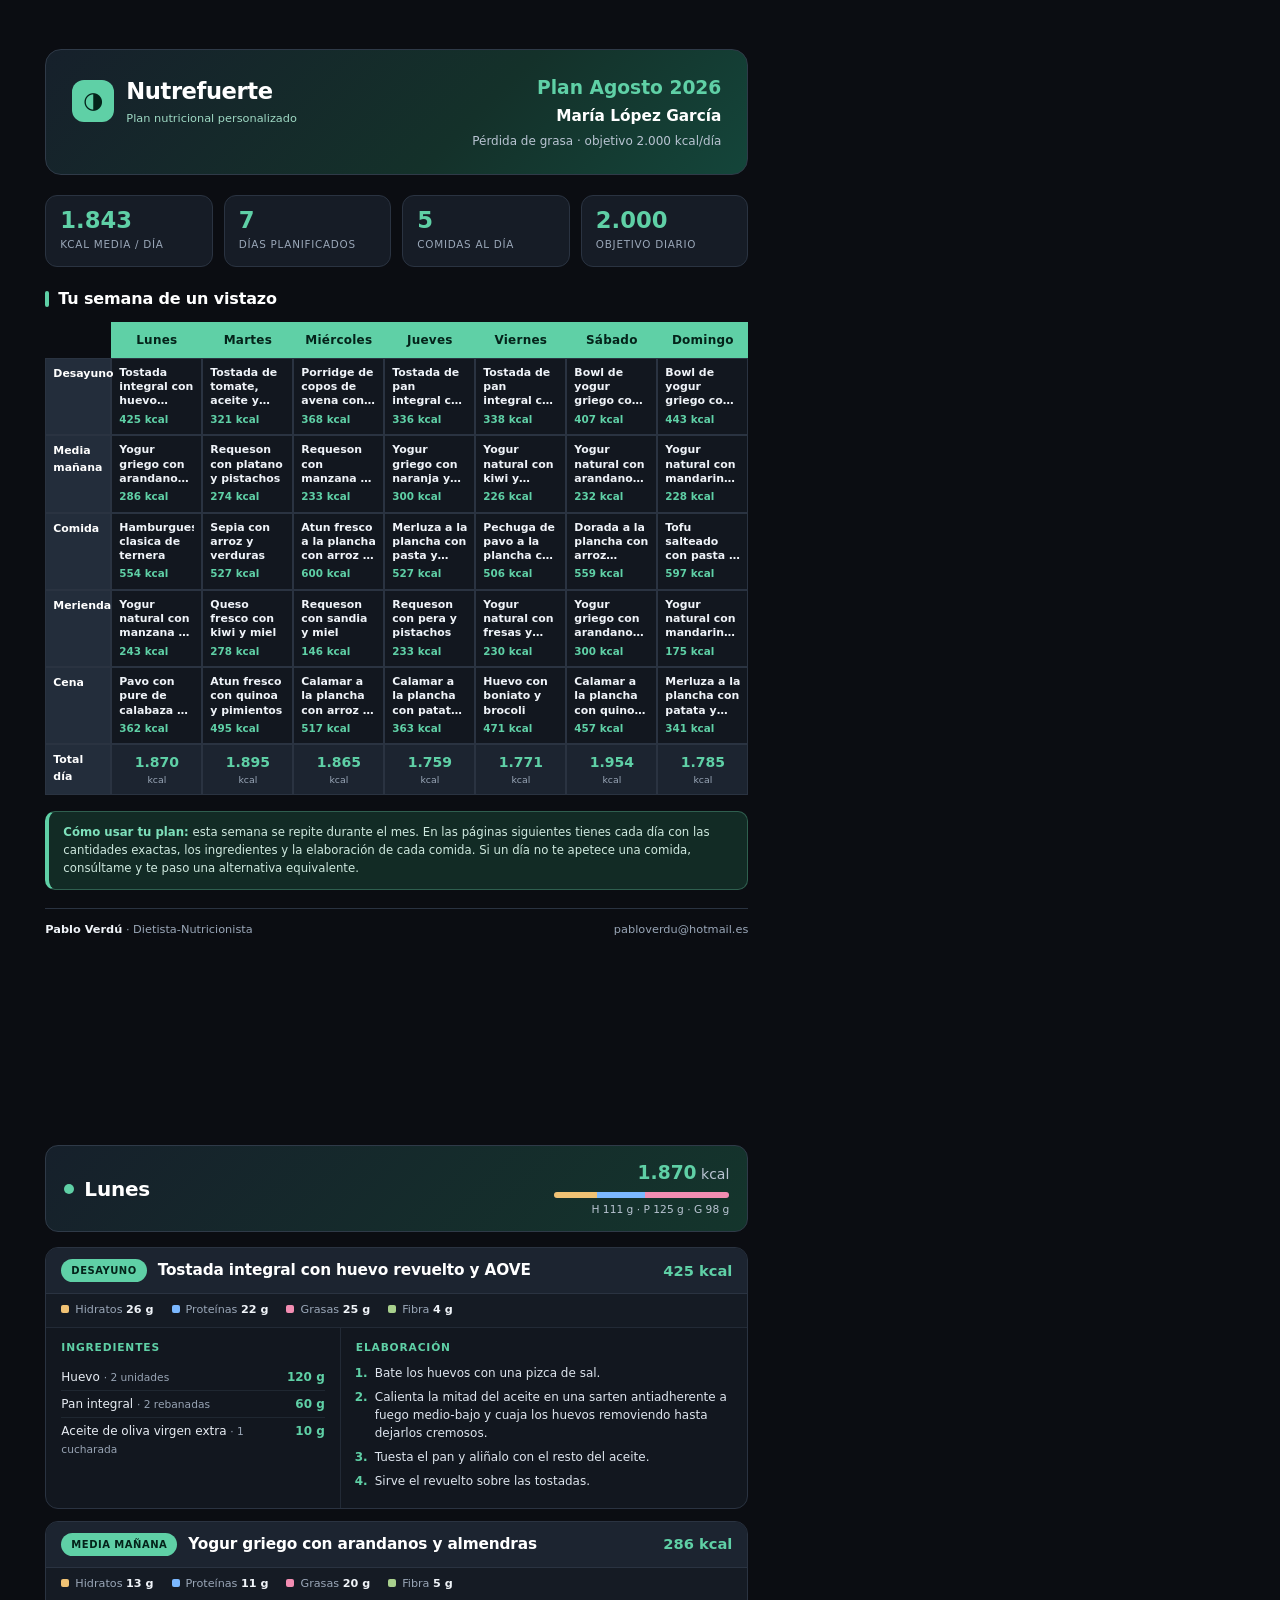
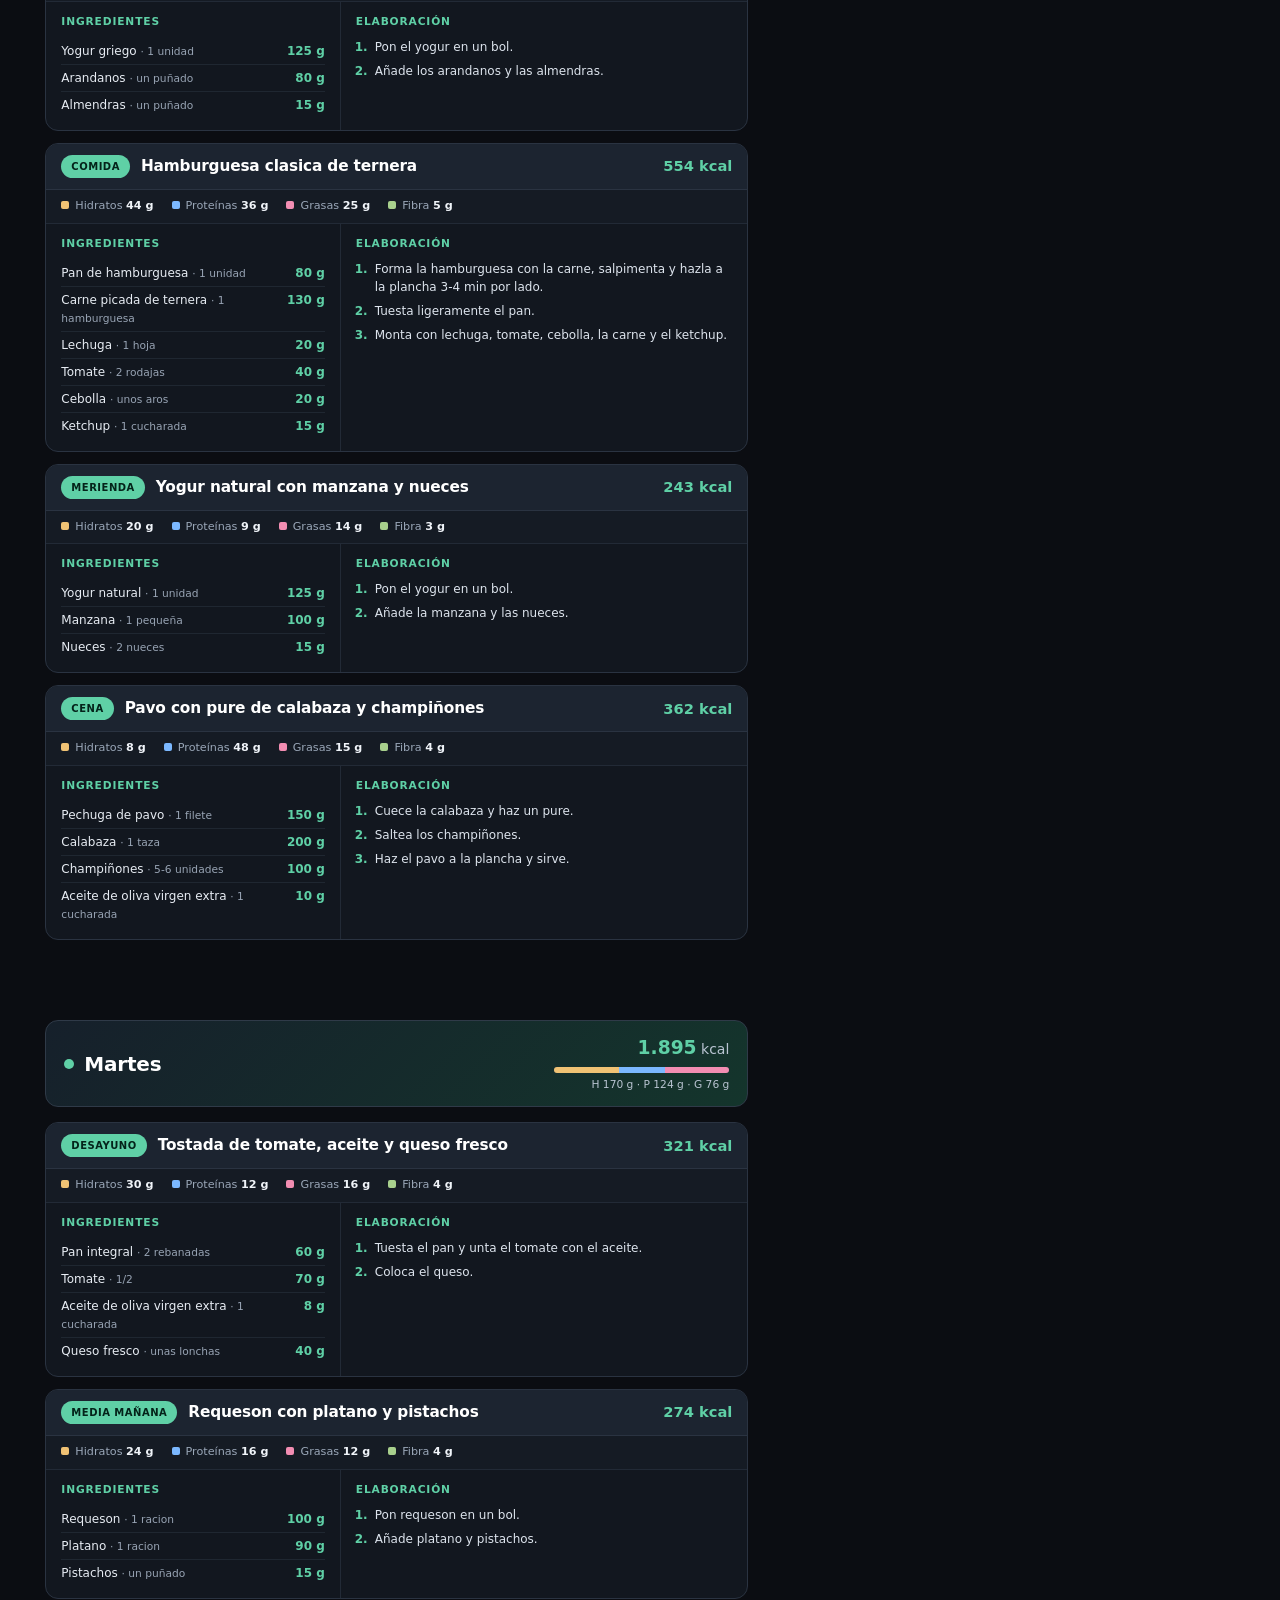
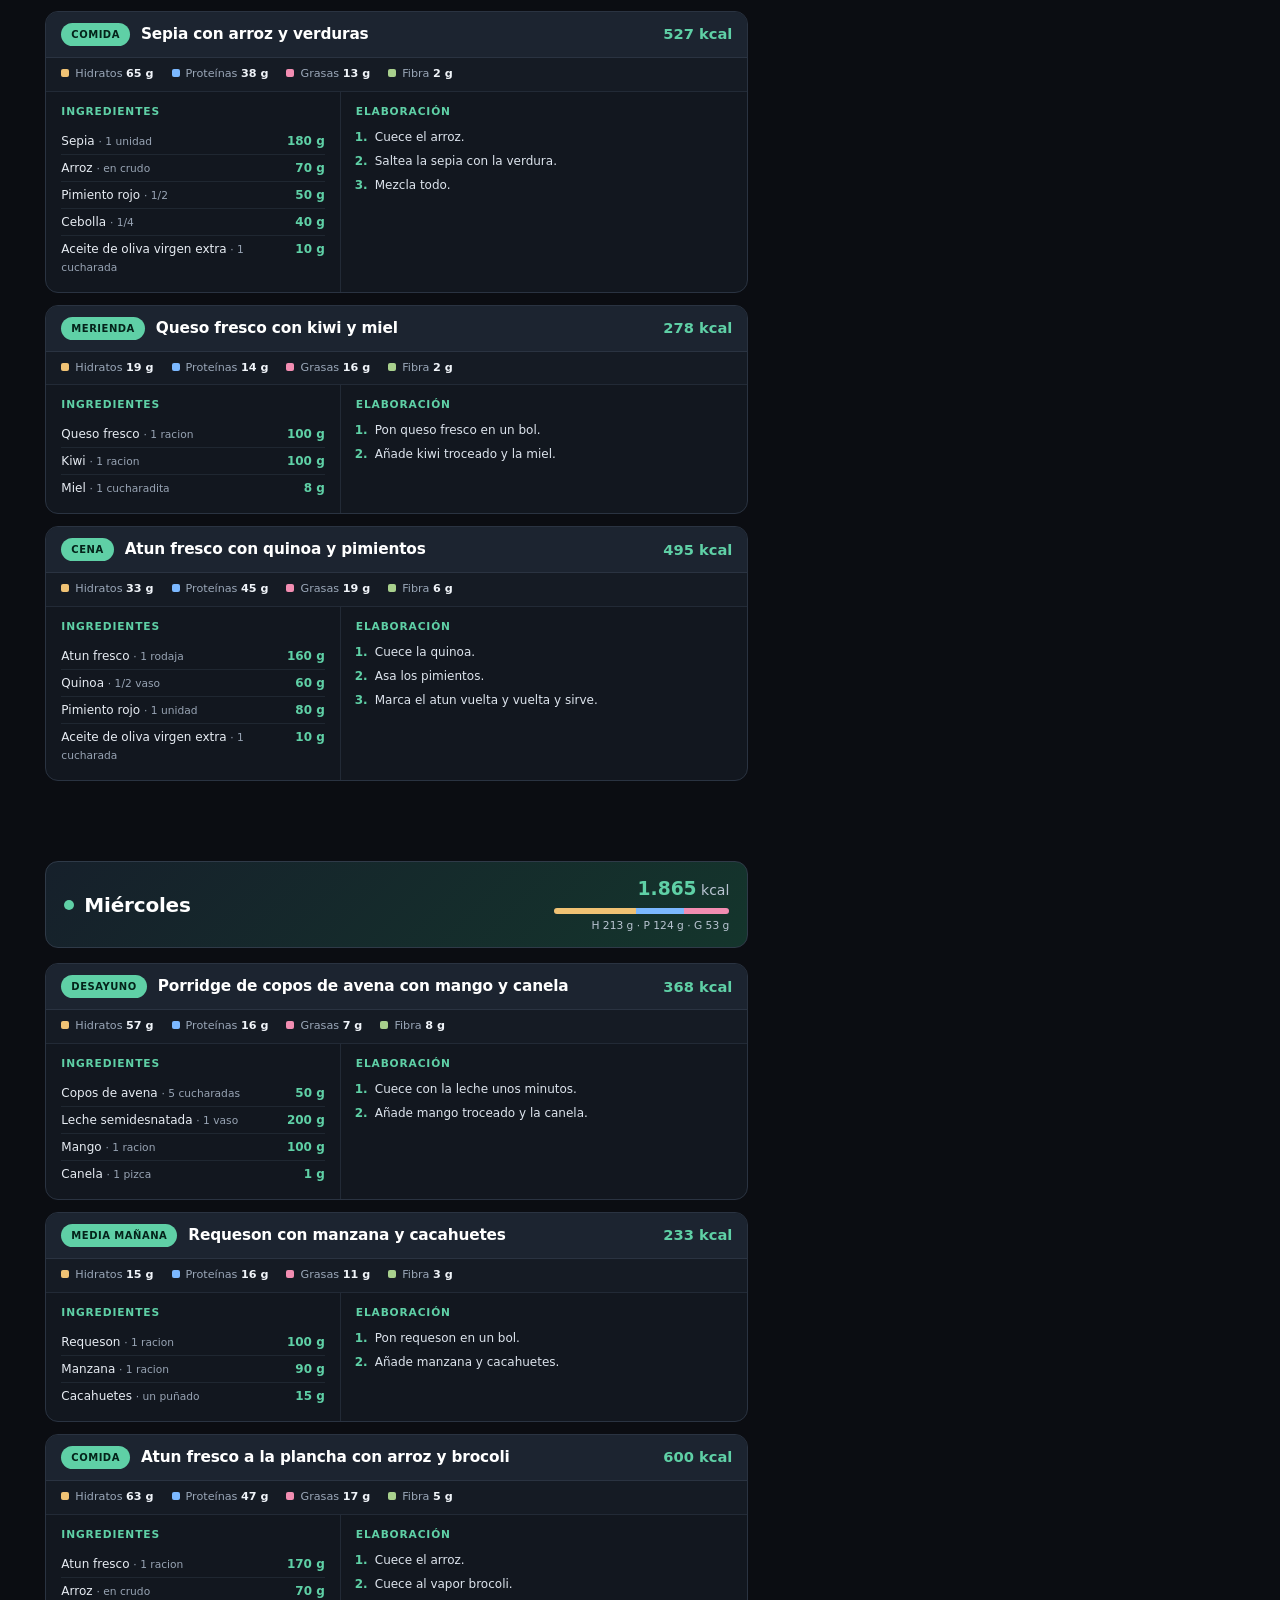
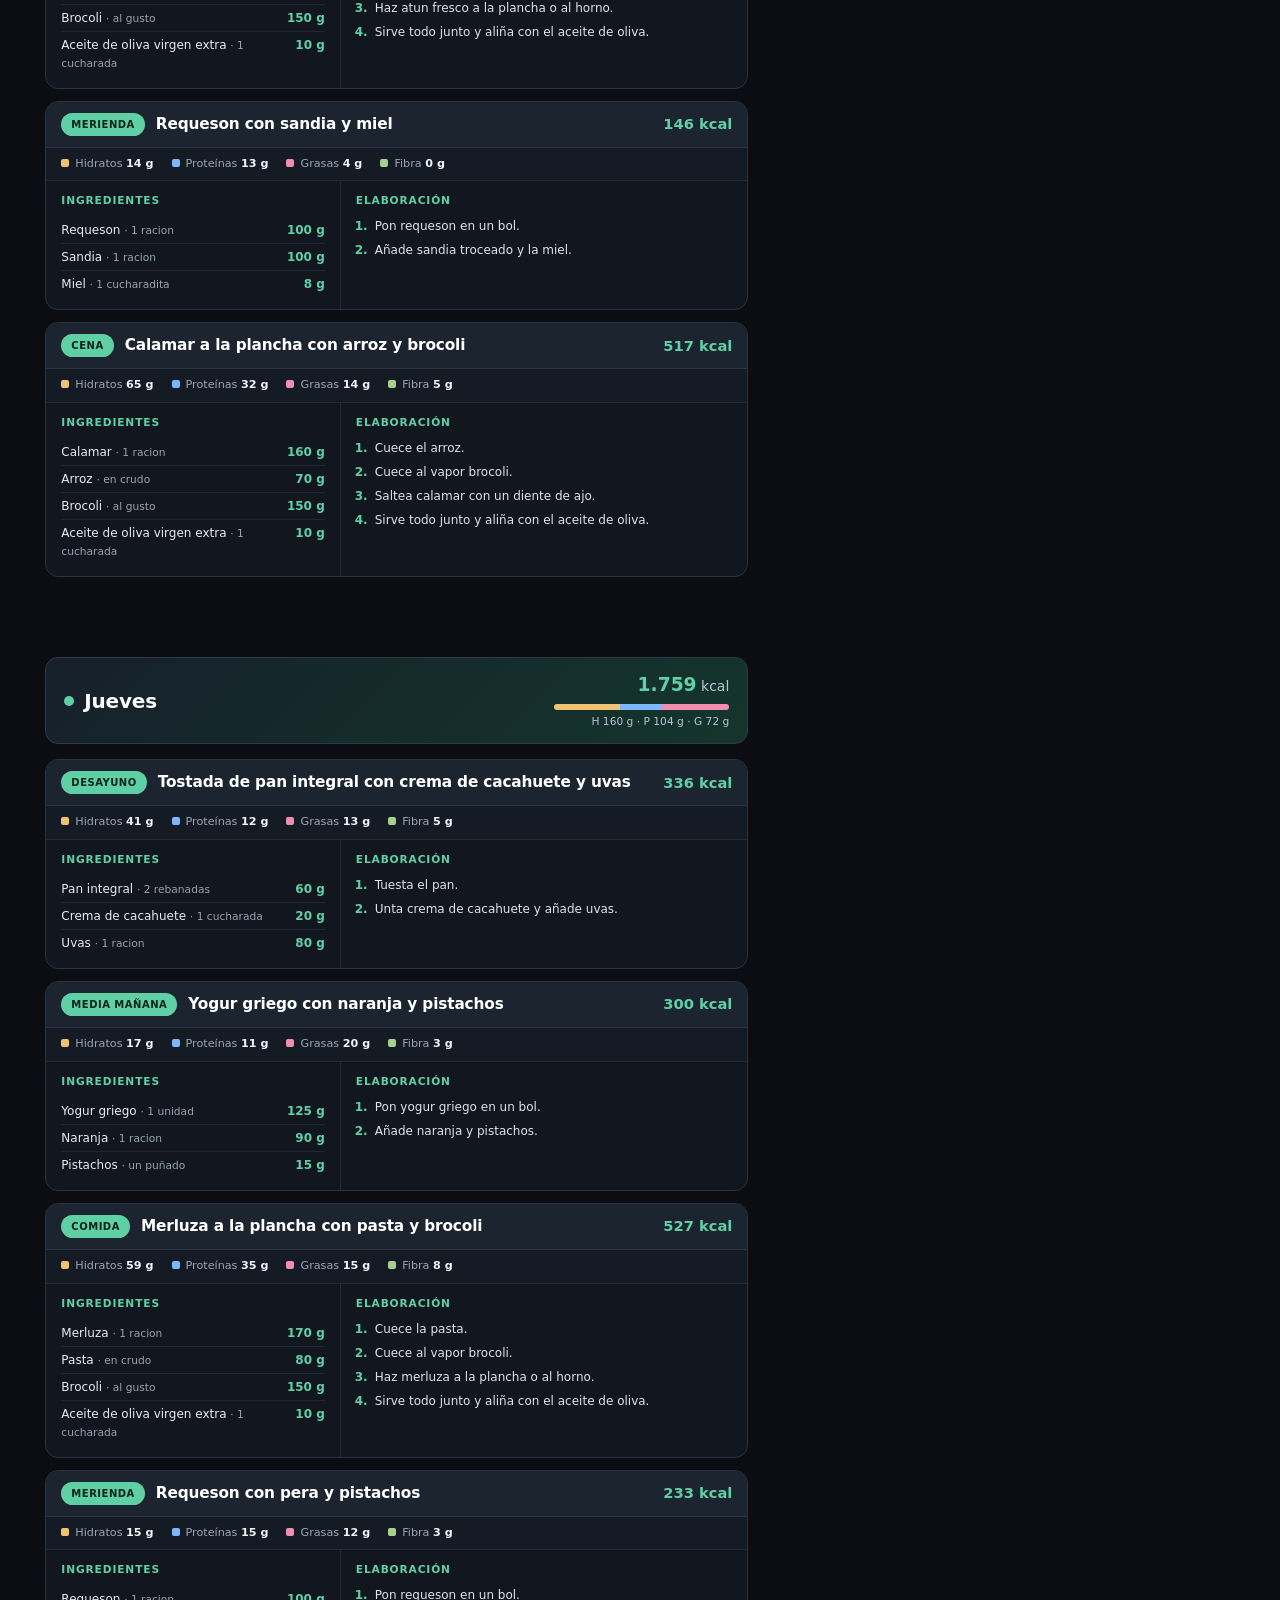
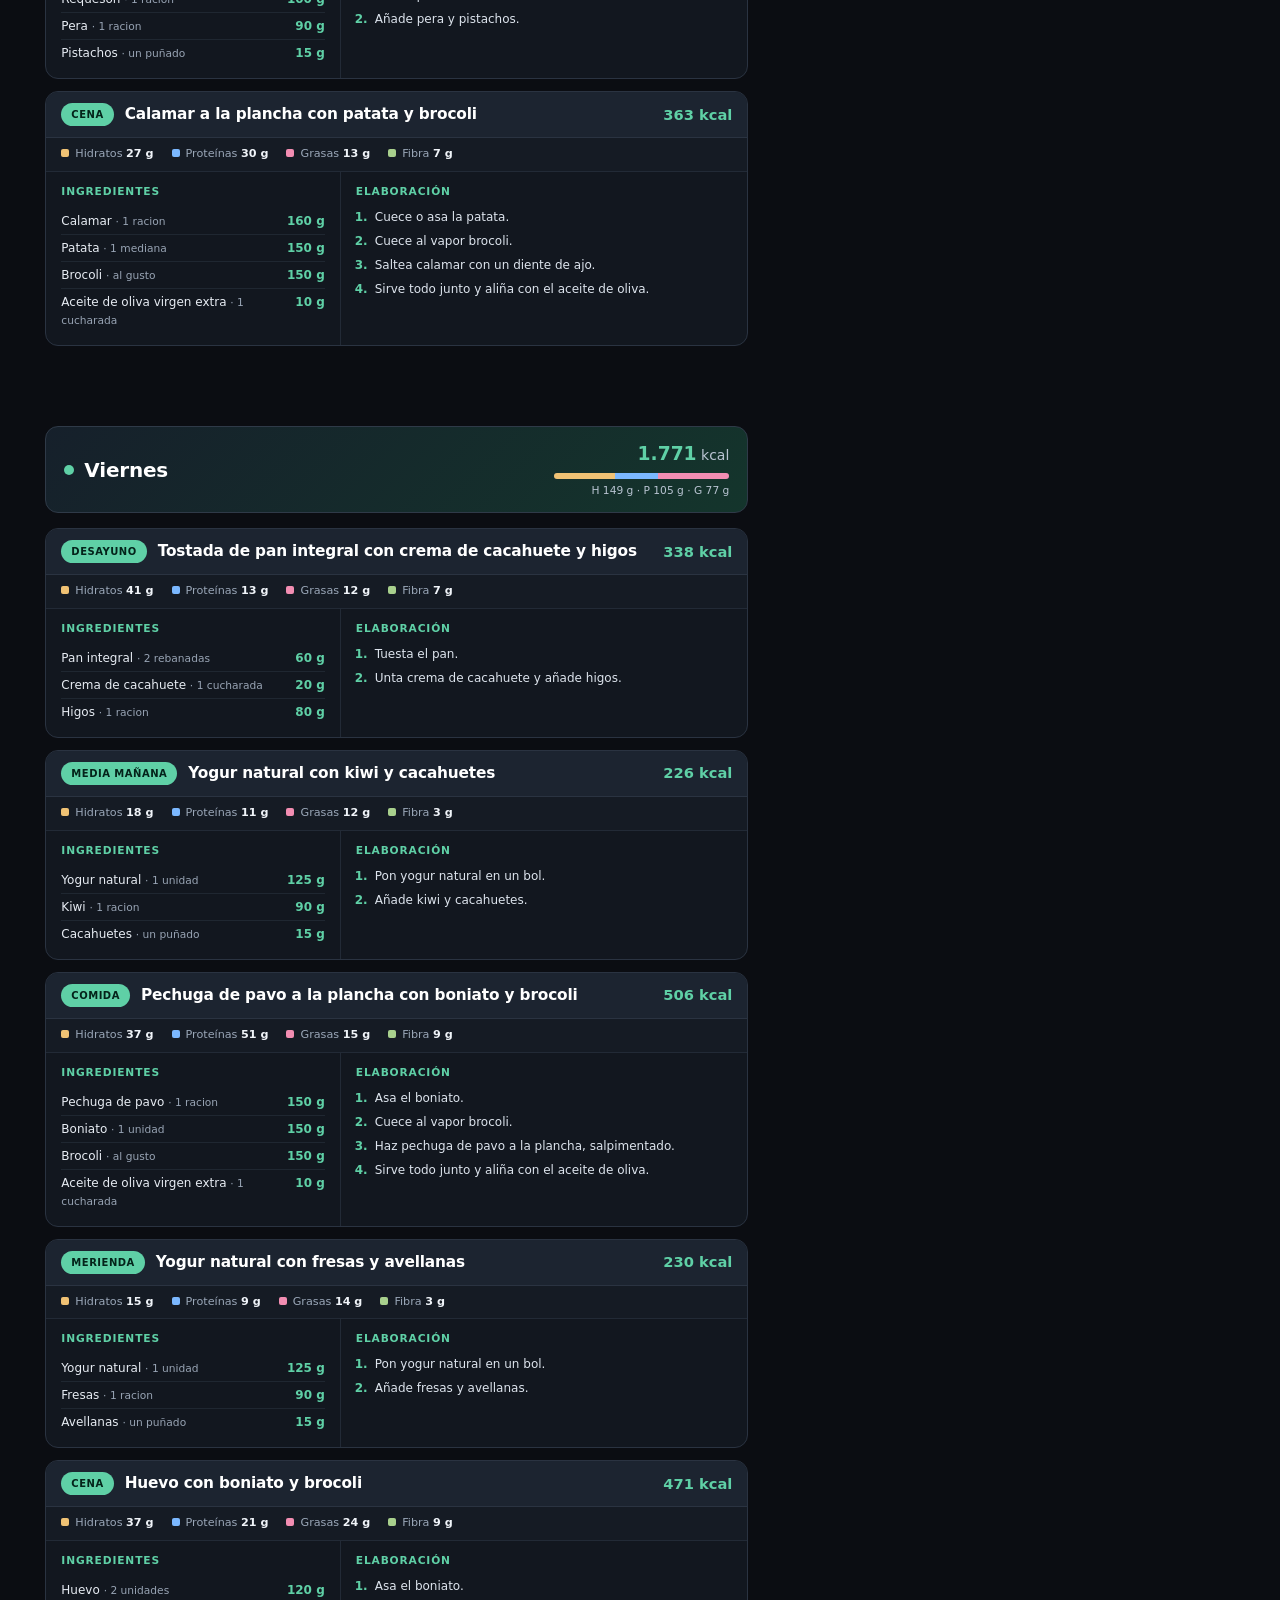
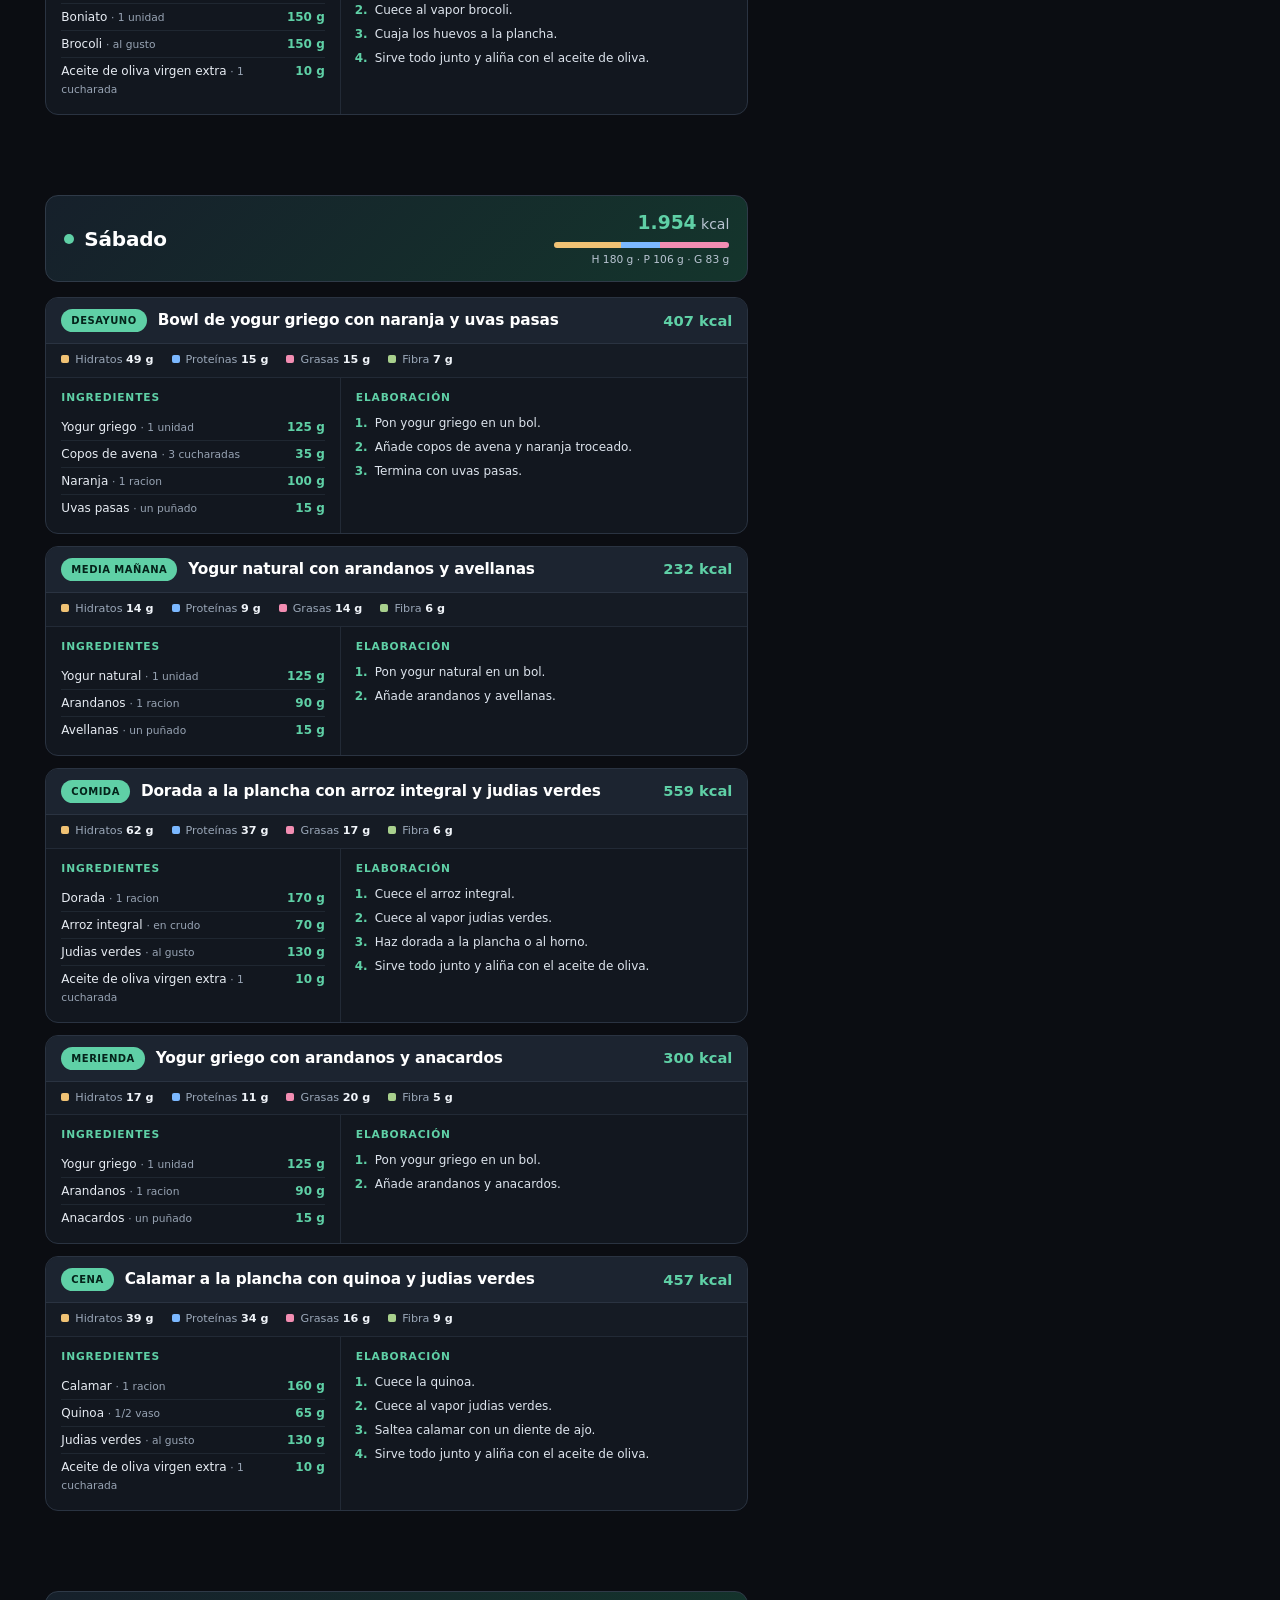
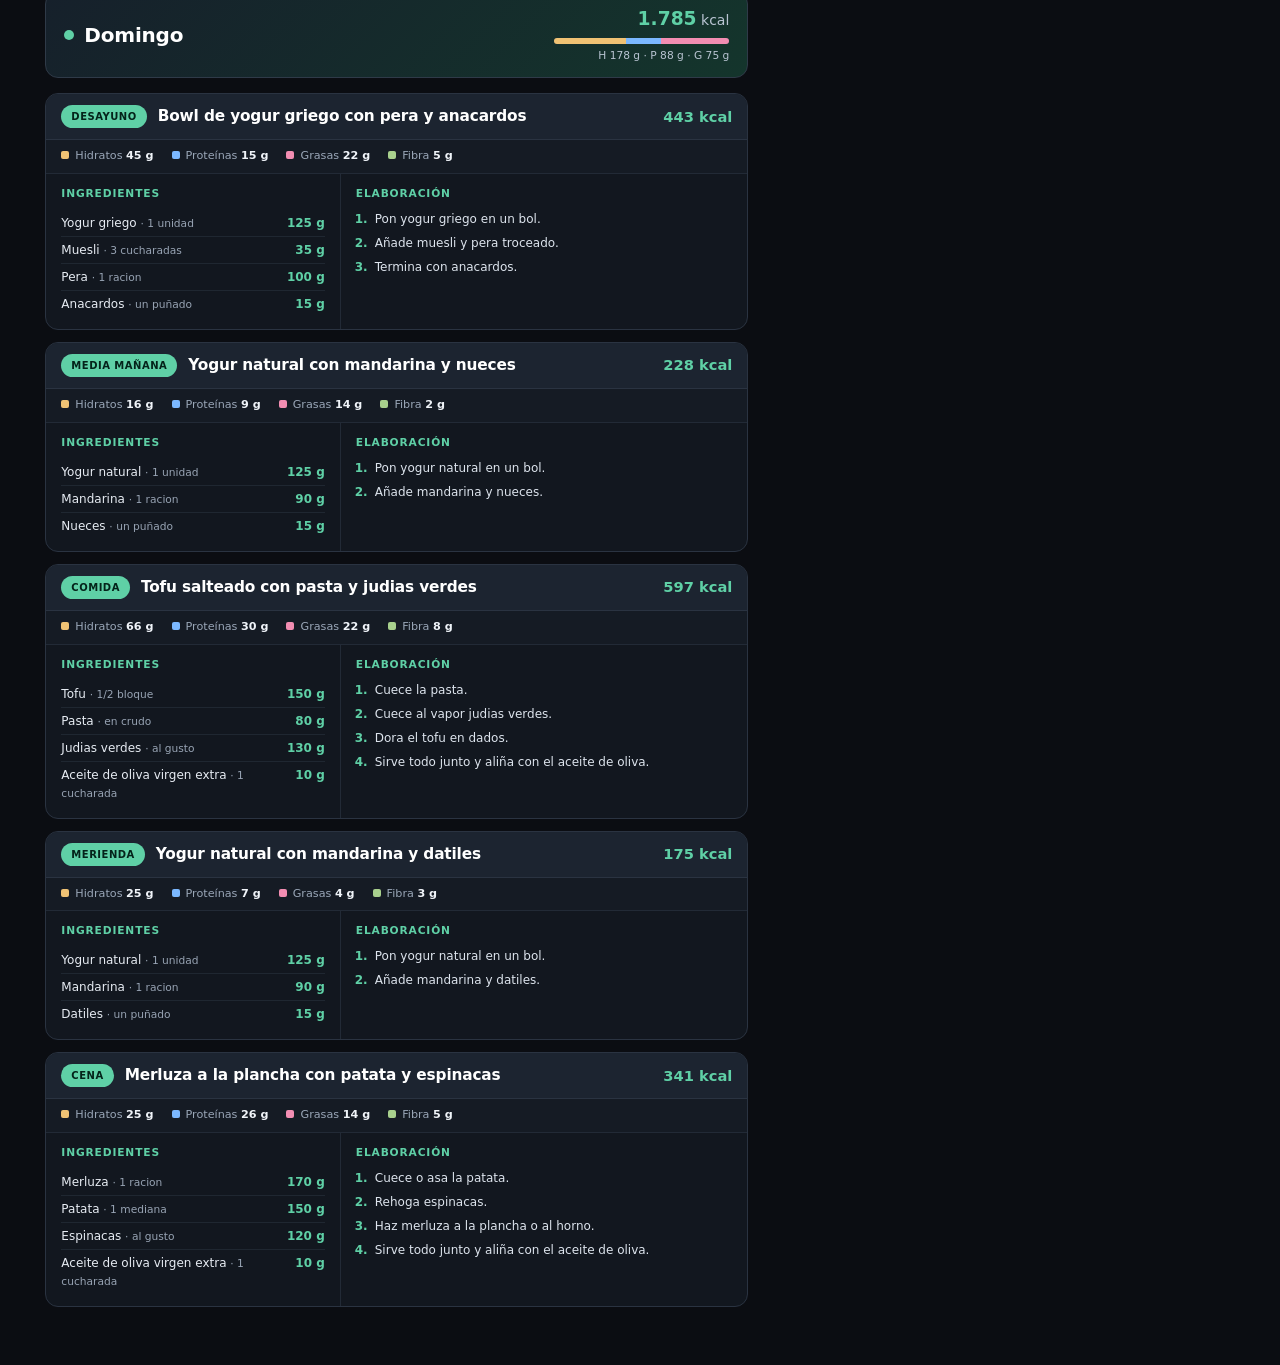
<file: pdf_plan/plan.html>
<!DOCTYPE html>
<html lang="es"><head><meta charset="UTF-8"><title>Plan Agosto 2026 · María López García</title>
<style>
/* ===== Tema OSCURO fiel a la app · alto contraste ===== */
@page { size: A4; margin: 0; }
* { box-sizing: border-box; }
html, body { background: #0b0d12; }
body {
  margin: 0; font-family: "Segoe UI", system-ui, -apple-system, Roboto, Helvetica, Arial, sans-serif;
  color: #f0f4f9; font-size: 10.5pt; line-height: 1.5;
  -webkit-print-color-adjust: exact; print-color-adjust: exact;
}
h1,h2,h3,h4 { margin: 0; font-weight: 700; letter-spacing: -.01em; }
.page { width: 210mm; padding: 13mm 12mm 12mm; background: #0b0d12; position: relative; }
/* La portada ocupa una página completa; los días fluyen para no dejar huecos */
.page.cover { min-height: 297mm; page-break-after: always; }
.day-page { padding-top: 6mm; }

/* ---------- Portada ---------- */
.cover-band {
  background: linear-gradient(135deg, #16202b 0%, #14312a 60%, #14453a 100%);
  border: 1px solid #2f3a48; border-radius: 16px; padding: 24px 26px; margin-bottom: 20px;
  display: flex; justify-content: space-between; align-items: flex-start;
}
.brand { display: flex; align-items: center; gap: 12px; }
.logo {
  width: 42px; height: 42px; border-radius: 12px; background: #5fd0a6; color: #04231a;
  display: flex; align-items: center; justify-content: center; font-size: 23px; font-weight: 800;
}
.brand-name { font-size: 17pt; font-weight: 800; letter-spacing: -.02em; color: #ffffff; }
.brand-sub { font-size: 8.5pt; color: #9fd9c4; margin-top: 2px; }
.cover-meta { text-align: right; }
.cover-meta .plan-name { font-size: 14pt; font-weight: 800; color: #5fd0a6; }
.cover-meta .pac { font-size: 11.5pt; margin-top: 3px; color: #ffffff; font-weight: 600; }
.cover-meta .obj { font-size: 9pt; color: #b9c4d2; margin-top: 4px; }

.kpis { display: flex; gap: 11px; margin-bottom: 20px; }
.kpi { flex: 1; border: 1px solid #2a3341; border-radius: 12px; padding: 12px 14px; background: #161c26; }
.kpi b { display: block; font-size: 17pt; color: #5fd0a6; line-height: 1.1; }
.kpi span { font-size: 7.8pt; color: #9aa7b8; text-transform: uppercase; letter-spacing: .07em; }

/* ---------- Rejilla semanal ---------- */
.sec-title { font-size: 12pt; margin: 0 0 11px; display: flex; align-items: center; gap: 9px; color: #ffffff; }
.sec-title::before { content: ""; width: 4px; height: 16px; background: #5fd0a6; border-radius: 3px; }
.grid { width: 100%; border-collapse: separate; border-spacing: 0; font-size: 8.2pt; table-layout: fixed; }
.grid th, .grid td { border: 1px solid #2a3341; padding: 7px 7px; vertical-align: top; background: #12171f; }
.grid thead th {
  background: #5fd0a6; color: #04231a; font-size: 9pt; font-weight: 800; text-align: center;
  padding: 8px 4px; border-color: #5fd0a6; letter-spacing: .02em;
}
.grid thead th:first-child { background: transparent; border-color: transparent; width: 66px; }
.grid th.g-lbl { background: #232d3b; font-size: 8.2pt; color: #ffffff; font-weight: 700; text-align: left; width: 66px; }
.g-nom { font-weight: 600; color: #f0f4f9; line-height: 1.3;
         display: -webkit-box; -webkit-line-clamp: 3; -webkit-box-orient: vertical; overflow: hidden; }
.g-k { color: #5fd0a6; font-weight: 800; margin-top: 3px; font-size: 7.8pt; }
.g-vacio { color: #4a5566; text-align: center; }
.g-total td { background: #1c2430; text-align: center; }
.g-total b { color: #5fd0a6; font-size: 10.5pt; }
.g-total span { color: #9aa7b8; font-size: 7pt; display: block; }

.cover-foot { margin-top: 18px; border-top: 1px solid #2a3341; padding-top: 12px;
  display: flex; justify-content: space-between; font-size: 8.5pt; color: #9aa7b8; }
.cover-foot b { color: #f0f4f9; }
.nota { margin-top: 16px; background: #122b25; border: 1px solid #2f5f4f; border-left: 4px solid #5fd0a6;
  border-radius: 10px; padding: 12px 14px; font-size: 8.8pt; color: #cfe9df; }
.nota b { color: #7ee0bb; }

/* ---------- Páginas de día ---------- */
.day-head { display: flex; justify-content: space-between; align-items: center;
  background: linear-gradient(135deg, #16202b, #14352c); border: 1px solid #2f3a48;
  border-radius: 13px; padding: 13px 18px; margin-bottom: 15px;
  page-break-inside: avoid; page-break-after: avoid; }
.day-title { display: flex; align-items: center; gap: 10px; }
.day-dot { width: 10px; height: 10px; border-radius: 50%; background: #5fd0a6; display: inline-block; }
.day-head h2 { font-size: 15pt; color: #ffffff; }
.day-sum { text-align: right; min-width: 175px; }
.ds-k { font-size: 10.5pt; color: #b9c4d2; } .ds-k b { color: #5fd0a6; font-size: 14pt; }
.ds-bar { height: 6px; border-radius: 3px; overflow: hidden; background: #2a3341; display: flex; margin: 5px 0 4px; }
.ds-bar i { display: block; height: 100%; }
.ds-m { font-size: 8pt; color: #b9c4d2; }
.b-h, .d-h { background: #f0c274; } .b-p, .d-p { background: #7bb8ff; }
.b-g, .d-g { background: #f28db2; } .d-f { background: #a8d08d; }

.meal { border: 1px solid #2a3341; border-radius: 13px; margin-bottom: 12px;
  page-break-inside: avoid; overflow: hidden; background: #12171f; }
.meal-head { display: flex; align-items: center; gap: 11px; padding: 11px 15px;
  background: #1c2430; border-bottom: 1px solid #2a3341; }
.meal-tag { background: #5fd0a6; color: #04231a; font-size: 7.5pt; font-weight: 800; padding: 4px 10px;
  border-radius: 20px; text-transform: uppercase; letter-spacing: .05em; white-space: nowrap; }
.meal-head h3 { font-size: 11.5pt; flex: 1; color: #ffffff; }
.meal-kcal { color: #5fd0a6; font-weight: 800; font-size: 11pt; white-space: nowrap; }
.meal-macros { display: flex; gap: 18px; padding: 8px 15px; border-bottom: 1px solid #222a36;
  font-size: 8.4pt; color: #9aa7b8; background: #151b24; }
.mm i { width: 8px; height: 8px; border-radius: 2px; display: inline-block; margin-right: 6px; }
.mm b { color: #f0f4f9; }
.meal-body { display: flex; gap: 0; }
.col-ing { width: 42%; padding: 12px 15px; border-right: 1px solid #222a36; }
.col-elab { width: 58%; padding: 12px 15px; }
.meal-body h4 { font-size: 8pt; text-transform: uppercase; letter-spacing: .08em; color: #5fd0a6; margin-bottom: 8px; }
.ings { list-style: none; margin: 0; padding: 0; }
.ings li { display: flex; justify-content: space-between; gap: 9px; padding: 4px 0;
  border-bottom: 1px solid #1f2731; font-size: 9pt; }
.ings li:last-child { border-bottom: none; }
.i-n { color: #e7ecf3; }
.i-n em { color: #98a4b4; font-style: normal; font-size: 8pt; }
.i-g { font-weight: 800; color: #5fd0a6; white-space: nowrap; }
.pasos { margin: 0; padding-left: 16px; font-size: 9pt; color: #dde4ed; }
.pasos li { margin-bottom: 6px; padding-left: 3px; }
.pasos li::marker { color: #5fd0a6; font-weight: 800; }
</style></head>
<body>
  <div class="page cover">
    <div class="cover-band">
      <div class="brand">
        <div class="logo">&#9681;</div>
        <div><div class="brand-name">Nutrefuerte</div><div class="brand-sub">Plan nutricional personalizado</div></div>
      </div>
      <div class="cover-meta">
        <div class="plan-name">Plan Agosto 2026</div>
        <div class="pac">María López García</div>
        <div class="obj">Pérdida de grasa · objetivo 2.000 kcal/día</div>
      </div>
    </div>

    <div class="kpis">
      <div class="kpi"><b>1.843</b><span>kcal media / día</span></div>
      <div class="kpi"><b>7</b><span>días planificados</span></div>
      <div class="kpi"><b>5</b><span>comidas al día</span></div>
      <div class="kpi"><b>2.000</b><span>objetivo diario</span></div>
    </div>

    <h2 class="sec-title">Tu semana de un vistazo</h2>
    <table class="grid"><thead><tr><th></th><th>Lunes</th><th>Martes</th><th>Miércoles</th><th>Jueves</th><th>Viernes</th><th>Sábado</th><th>Domingo</th></tr></thead><tbody><tr><th class="g-lbl">Desayuno</th><td><div class="g-nom">Tostada integral con huevo revuelto y AOVE</div><div class="g-k">425 kcal</div></td><td><div class="g-nom">Tostada de tomate, aceite y queso fresco</div><div class="g-k">321 kcal</div></td><td><div class="g-nom">Porridge de copos de avena con mango y canela</div><div class="g-k">368 kcal</div></td><td><div class="g-nom">Tostada de pan integral con crema de cacahuete y uvas</div><div class="g-k">336 kcal</div></td><td><div class="g-nom">Tostada de pan integral con crema de cacahuete y higos</div><div class="g-k">338 kcal</div></td><td><div class="g-nom">Bowl de yogur griego con naranja y uvas pasas</div><div class="g-k">407 kcal</div></td><td><div class="g-nom">Bowl de yogur griego con pera y anacardos</div><div class="g-k">443 kcal</div></td></tr><tr><th class="g-lbl">Media mañana</th><td><div class="g-nom">Yogur griego con arandanos y almendras</div><div class="g-k">286 kcal</div></td><td><div class="g-nom">Requeson con platano y pistachos</div><div class="g-k">274 kcal</div></td><td><div class="g-nom">Requeson con manzana y cacahuetes</div><div class="g-k">233 kcal</div></td><td><div class="g-nom">Yogur griego con naranja y pistachos</div><div class="g-k">300 kcal</div></td><td><div class="g-nom">Yogur natural con kiwi y cacahuetes</div><div class="g-k">226 kcal</div></td><td><div class="g-nom">Yogur natural con arandanos y avellanas</div><div class="g-k">232 kcal</div></td><td><div class="g-nom">Yogur natural con mandarina y nueces</div><div class="g-k">228 kcal</div></td></tr><tr><th class="g-lbl">Comida</th><td><div class="g-nom">Hamburguesa clasica de ternera</div><div class="g-k">554 kcal</div></td><td><div class="g-nom">Sepia con arroz y verduras</div><div class="g-k">527 kcal</div></td><td><div class="g-nom">Atun fresco a la plancha con arroz y brocoli</div><div class="g-k">600 kcal</div></td><td><div class="g-nom">Merluza a la plancha con pasta y brocoli</div><div class="g-k">527 kcal</div></td><td><div class="g-nom">Pechuga de pavo a la plancha con boniato y brocoli</div><div class="g-k">506 kcal</div></td><td><div class="g-nom">Dorada a la plancha con arroz integral y judias verdes</div><div class="g-k">559 kcal</div></td><td><div class="g-nom">Tofu salteado con pasta y judias verdes</div><div class="g-k">597 kcal</div></td></tr><tr><th class="g-lbl">Merienda</th><td><div class="g-nom">Yogur natural con manzana y nueces</div><div class="g-k">243 kcal</div></td><td><div class="g-nom">Queso fresco con kiwi y miel</div><div class="g-k">278 kcal</div></td><td><div class="g-nom">Requeson con sandia y miel</div><div class="g-k">146 kcal</div></td><td><div class="g-nom">Requeson con pera y pistachos</div><div class="g-k">233 kcal</div></td><td><div class="g-nom">Yogur natural con fresas y avellanas</div><div class="g-k">230 kcal</div></td><td><div class="g-nom">Yogur griego con arandanos y anacardos</div><div class="g-k">300 kcal</div></td><td><div class="g-nom">Yogur natural con mandarina y datiles</div><div class="g-k">175 kcal</div></td></tr><tr><th class="g-lbl">Cena</th><td><div class="g-nom">Pavo con pure de calabaza y champiñones</div><div class="g-k">362 kcal</div></td><td><div class="g-nom">Atun fresco con quinoa y pimientos</div><div class="g-k">495 kcal</div></td><td><div class="g-nom">Calamar a la plancha con arroz y brocoli</div><div class="g-k">517 kcal</div></td><td><div class="g-nom">Calamar a la plancha con patata y brocoli</div><div class="g-k">363 kcal</div></td><td><div class="g-nom">Huevo con boniato y brocoli</div><div class="g-k">471 kcal</div></td><td><div class="g-nom">Calamar a la plancha con quinoa y judias verdes</div><div class="g-k">457 kcal</div></td><td><div class="g-nom">Merluza a la plancha con patata y espinacas</div><div class="g-k">341 kcal</div></td></tr><tr class="g-total"><th class="g-lbl">Total día</th><td class="g-tot"><b>1.870</b><span>kcal</span></td><td class="g-tot"><b>1.895</b><span>kcal</span></td><td class="g-tot"><b>1.865</b><span>kcal</span></td><td class="g-tot"><b>1.759</b><span>kcal</span></td><td class="g-tot"><b>1.771</b><span>kcal</span></td><td class="g-tot"><b>1.954</b><span>kcal</span></td><td class="g-tot"><b>1.785</b><span>kcal</span></td></tr></tbody></table>

    <div class="nota">
      <b>Cómo usar tu plan:</b> esta semana se repite durante el mes. En las páginas siguientes tienes
      cada día con las cantidades exactas, los ingredientes y la elaboración de cada comida.
      Si un día no te apetece una comida, consúltame y te paso una alternativa equivalente.
    </div>

    <div class="cover-foot">
      <div><b>Pablo Verdú</b> · Dietista-Nutricionista</div>
      <div>pabloverdu@hotmail.es</div>
    </div>
  </div>
  
  <div class="page day-page">
    <div class="day-head">
      <div class="day-title"><span class="day-dot"></span><h2>Lunes</h2></div>
      <div class="day-sum">
        <div class="ds-k"><b>1.870</b> kcal</div>
        <div class="ds-bar"><i style="width:24.2%" class="b-h"></i><i style="width:27.4%" class="b-p"></i><i style="width:48.4%" class="b-g"></i></div>
        <div class="ds-m">H 111 g · P 125 g · G 98 g</div>
      </div>
    </div>
    
      <section class="meal">
        <div class="meal-head">
          <span class="meal-tag">Desayuno</span>
          <h3>Tostada integral con huevo revuelto y AOVE</h3>
          <span class="meal-kcal">425 kcal</span>
        </div>
        <div class="meal-macros">
          <span class="mm"><i class="d-h"></i>Hidratos <b>26 g</b></span>
          <span class="mm"><i class="d-p"></i>Proteínas <b>22 g</b></span>
          <span class="mm"><i class="d-g"></i>Grasas <b>25 g</b></span>
          <span class="mm"><i class="d-f"></i>Fibra <b>4 g</b></span>
        </div>
        <div class="meal-body">
          <div class="col-ing">
            <h4>Ingredientes</h4>
            <ul class="ings"><li><span class="i-n">Huevo <em>· 2 unidades</em></span><span class="i-g">120 g</span></li><li><span class="i-n">Pan integral <em>· 2 rebanadas</em></span><span class="i-g">60 g</span></li><li><span class="i-n">Aceite de oliva virgen extra <em>· 1 cucharada</em></span><span class="i-g">10 g</span></li></ul>
          </div>
          <div class="col-elab">
            <h4>Elaboración</h4>
            <ol class="pasos"><li>Bate los huevos con una pizca de sal.</li><li>Calienta la mitad del aceite en una sarten antiadherente a fuego medio-bajo y cuaja los huevos removiendo hasta dejarlos cremosos.</li><li>Tuesta el pan y aliñalo con el resto del aceite.</li><li>Sirve el revuelto sobre las tostadas.</li></ol>
          </div>
        </div>
      </section>
      <section class="meal">
        <div class="meal-head">
          <span class="meal-tag">Media mañana</span>
          <h3>Yogur griego con arandanos y almendras</h3>
          <span class="meal-kcal">286 kcal</span>
        </div>
        <div class="meal-macros">
          <span class="mm"><i class="d-h"></i>Hidratos <b>13 g</b></span>
          <span class="mm"><i class="d-p"></i>Proteínas <b>11 g</b></span>
          <span class="mm"><i class="d-g"></i>Grasas <b>20 g</b></span>
          <span class="mm"><i class="d-f"></i>Fibra <b>5 g</b></span>
        </div>
        <div class="meal-body">
          <div class="col-ing">
            <h4>Ingredientes</h4>
            <ul class="ings"><li><span class="i-n">Yogur griego <em>· 1 unidad</em></span><span class="i-g">125 g</span></li><li><span class="i-n">Arandanos <em>· un puñado</em></span><span class="i-g">80 g</span></li><li><span class="i-n">Almendras <em>· un puñado</em></span><span class="i-g">15 g</span></li></ul>
          </div>
          <div class="col-elab">
            <h4>Elaboración</h4>
            <ol class="pasos"><li>Pon el yogur en un bol.</li><li>Añade los arandanos y las almendras.</li></ol>
          </div>
        </div>
      </section>
      <section class="meal">
        <div class="meal-head">
          <span class="meal-tag">Comida</span>
          <h3>Hamburguesa clasica de ternera</h3>
          <span class="meal-kcal">554 kcal</span>
        </div>
        <div class="meal-macros">
          <span class="mm"><i class="d-h"></i>Hidratos <b>44 g</b></span>
          <span class="mm"><i class="d-p"></i>Proteínas <b>36 g</b></span>
          <span class="mm"><i class="d-g"></i>Grasas <b>25 g</b></span>
          <span class="mm"><i class="d-f"></i>Fibra <b>5 g</b></span>
        </div>
        <div class="meal-body">
          <div class="col-ing">
            <h4>Ingredientes</h4>
            <ul class="ings"><li><span class="i-n">Pan de hamburguesa <em>· 1 unidad</em></span><span class="i-g">80 g</span></li><li><span class="i-n">Carne picada de ternera <em>· 1 hamburguesa</em></span><span class="i-g">130 g</span></li><li><span class="i-n">Lechuga <em>· 1 hoja</em></span><span class="i-g">20 g</span></li><li><span class="i-n">Tomate <em>· 2 rodajas</em></span><span class="i-g">40 g</span></li><li><span class="i-n">Cebolla <em>· unos aros</em></span><span class="i-g">20 g</span></li><li><span class="i-n">Ketchup <em>· 1 cucharada</em></span><span class="i-g">15 g</span></li></ul>
          </div>
          <div class="col-elab">
            <h4>Elaboración</h4>
            <ol class="pasos"><li>Forma la hamburguesa con la carne, salpimenta y hazla a la plancha 3-4 min por lado.</li><li>Tuesta ligeramente el pan.</li><li>Monta con lechuga, tomate, cebolla, la carne y el ketchup.</li></ol>
          </div>
        </div>
      </section>
      <section class="meal">
        <div class="meal-head">
          <span class="meal-tag">Merienda</span>
          <h3>Yogur natural con manzana y nueces</h3>
          <span class="meal-kcal">243 kcal</span>
        </div>
        <div class="meal-macros">
          <span class="mm"><i class="d-h"></i>Hidratos <b>20 g</b></span>
          <span class="mm"><i class="d-p"></i>Proteínas <b>9 g</b></span>
          <span class="mm"><i class="d-g"></i>Grasas <b>14 g</b></span>
          <span class="mm"><i class="d-f"></i>Fibra <b>3 g</b></span>
        </div>
        <div class="meal-body">
          <div class="col-ing">
            <h4>Ingredientes</h4>
            <ul class="ings"><li><span class="i-n">Yogur natural <em>· 1 unidad</em></span><span class="i-g">125 g</span></li><li><span class="i-n">Manzana <em>· 1 pequeña</em></span><span class="i-g">100 g</span></li><li><span class="i-n">Nueces <em>· 2 nueces</em></span><span class="i-g">15 g</span></li></ul>
          </div>
          <div class="col-elab">
            <h4>Elaboración</h4>
            <ol class="pasos"><li>Pon el yogur en un bol.</li><li>Añade la manzana y las nueces.</li></ol>
          </div>
        </div>
      </section>
      <section class="meal">
        <div class="meal-head">
          <span class="meal-tag">Cena</span>
          <h3>Pavo con pure de calabaza y champiñones</h3>
          <span class="meal-kcal">362 kcal</span>
        </div>
        <div class="meal-macros">
          <span class="mm"><i class="d-h"></i>Hidratos <b>8 g</b></span>
          <span class="mm"><i class="d-p"></i>Proteínas <b>48 g</b></span>
          <span class="mm"><i class="d-g"></i>Grasas <b>15 g</b></span>
          <span class="mm"><i class="d-f"></i>Fibra <b>4 g</b></span>
        </div>
        <div class="meal-body">
          <div class="col-ing">
            <h4>Ingredientes</h4>
            <ul class="ings"><li><span class="i-n">Pechuga de pavo <em>· 1 filete</em></span><span class="i-g">150 g</span></li><li><span class="i-n">Calabaza <em>· 1 taza</em></span><span class="i-g">200 g</span></li><li><span class="i-n">Champiñones <em>· 5-6 unidades</em></span><span class="i-g">100 g</span></li><li><span class="i-n">Aceite de oliva virgen extra <em>· 1 cucharada</em></span><span class="i-g">10 g</span></li></ul>
          </div>
          <div class="col-elab">
            <h4>Elaboración</h4>
            <ol class="pasos"><li>Cuece la calabaza y haz un pure.</li><li>Saltea los champiñones.</li><li>Haz el pavo a la plancha y sirve.</li></ol>
          </div>
        </div>
      </section>
  </div>
  <div class="page day-page">
    <div class="day-head">
      <div class="day-title"><span class="day-dot"></span><h2>Martes</h2></div>
      <div class="day-sum">
        <div class="ds-k"><b>1.895</b> kcal</div>
        <div class="ds-bar"><i style="width:36.7%" class="b-h"></i><i style="width:26.7%" class="b-p"></i><i style="width:36.7%" class="b-g"></i></div>
        <div class="ds-m">H 170 g · P 124 g · G 76 g</div>
      </div>
    </div>
    
      <section class="meal">
        <div class="meal-head">
          <span class="meal-tag">Desayuno</span>
          <h3>Tostada de tomate, aceite y queso fresco</h3>
          <span class="meal-kcal">321 kcal</span>
        </div>
        <div class="meal-macros">
          <span class="mm"><i class="d-h"></i>Hidratos <b>30 g</b></span>
          <span class="mm"><i class="d-p"></i>Proteínas <b>12 g</b></span>
          <span class="mm"><i class="d-g"></i>Grasas <b>16 g</b></span>
          <span class="mm"><i class="d-f"></i>Fibra <b>4 g</b></span>
        </div>
        <div class="meal-body">
          <div class="col-ing">
            <h4>Ingredientes</h4>
            <ul class="ings"><li><span class="i-n">Pan integral <em>· 2 rebanadas</em></span><span class="i-g">60 g</span></li><li><span class="i-n">Tomate <em>· 1/2</em></span><span class="i-g">70 g</span></li><li><span class="i-n">Aceite de oliva virgen extra <em>· 1 cucharada</em></span><span class="i-g">8 g</span></li><li><span class="i-n">Queso fresco <em>· unas lonchas</em></span><span class="i-g">40 g</span></li></ul>
          </div>
          <div class="col-elab">
            <h4>Elaboración</h4>
            <ol class="pasos"><li>Tuesta el pan y unta el tomate con el aceite.</li><li>Coloca el queso.</li></ol>
          </div>
        </div>
      </section>
      <section class="meal">
        <div class="meal-head">
          <span class="meal-tag">Media mañana</span>
          <h3>Requeson con platano y pistachos</h3>
          <span class="meal-kcal">274 kcal</span>
        </div>
        <div class="meal-macros">
          <span class="mm"><i class="d-h"></i>Hidratos <b>24 g</b></span>
          <span class="mm"><i class="d-p"></i>Proteínas <b>16 g</b></span>
          <span class="mm"><i class="d-g"></i>Grasas <b>12 g</b></span>
          <span class="mm"><i class="d-f"></i>Fibra <b>4 g</b></span>
        </div>
        <div class="meal-body">
          <div class="col-ing">
            <h4>Ingredientes</h4>
            <ul class="ings"><li><span class="i-n">Requeson <em>· 1 racion</em></span><span class="i-g">100 g</span></li><li><span class="i-n">Platano <em>· 1 racion</em></span><span class="i-g">90 g</span></li><li><span class="i-n">Pistachos <em>· un puñado</em></span><span class="i-g">15 g</span></li></ul>
          </div>
          <div class="col-elab">
            <h4>Elaboración</h4>
            <ol class="pasos"><li>Pon requeson en un bol.</li><li>Añade platano y pistachos.</li></ol>
          </div>
        </div>
      </section>
      <section class="meal">
        <div class="meal-head">
          <span class="meal-tag">Comida</span>
          <h3>Sepia con arroz y verduras</h3>
          <span class="meal-kcal">527 kcal</span>
        </div>
        <div class="meal-macros">
          <span class="mm"><i class="d-h"></i>Hidratos <b>65 g</b></span>
          <span class="mm"><i class="d-p"></i>Proteínas <b>38 g</b></span>
          <span class="mm"><i class="d-g"></i>Grasas <b>13 g</b></span>
          <span class="mm"><i class="d-f"></i>Fibra <b>2 g</b></span>
        </div>
        <div class="meal-body">
          <div class="col-ing">
            <h4>Ingredientes</h4>
            <ul class="ings"><li><span class="i-n">Sepia <em>· 1 unidad</em></span><span class="i-g">180 g</span></li><li><span class="i-n">Arroz <em>· en crudo</em></span><span class="i-g">70 g</span></li><li><span class="i-n">Pimiento rojo <em>· 1/2</em></span><span class="i-g">50 g</span></li><li><span class="i-n">Cebolla <em>· 1/4</em></span><span class="i-g">40 g</span></li><li><span class="i-n">Aceite de oliva virgen extra <em>· 1 cucharada</em></span><span class="i-g">10 g</span></li></ul>
          </div>
          <div class="col-elab">
            <h4>Elaboración</h4>
            <ol class="pasos"><li>Cuece el arroz.</li><li>Saltea la sepia con la verdura.</li><li>Mezcla todo.</li></ol>
          </div>
        </div>
      </section>
      <section class="meal">
        <div class="meal-head">
          <span class="meal-tag">Merienda</span>
          <h3>Queso fresco con kiwi y miel</h3>
          <span class="meal-kcal">278 kcal</span>
        </div>
        <div class="meal-macros">
          <span class="mm"><i class="d-h"></i>Hidratos <b>19 g</b></span>
          <span class="mm"><i class="d-p"></i>Proteínas <b>14 g</b></span>
          <span class="mm"><i class="d-g"></i>Grasas <b>16 g</b></span>
          <span class="mm"><i class="d-f"></i>Fibra <b>2 g</b></span>
        </div>
        <div class="meal-body">
          <div class="col-ing">
            <h4>Ingredientes</h4>
            <ul class="ings"><li><span class="i-n">Queso fresco <em>· 1 racion</em></span><span class="i-g">100 g</span></li><li><span class="i-n">Kiwi <em>· 1 racion</em></span><span class="i-g">100 g</span></li><li><span class="i-n">Miel <em>· 1 cucharadita</em></span><span class="i-g">8 g</span></li></ul>
          </div>
          <div class="col-elab">
            <h4>Elaboración</h4>
            <ol class="pasos"><li>Pon queso fresco en un bol.</li><li>Añade kiwi troceado y la miel.</li></ol>
          </div>
        </div>
      </section>
      <section class="meal">
        <div class="meal-head">
          <span class="meal-tag">Cena</span>
          <h3>Atun fresco con quinoa y pimientos</h3>
          <span class="meal-kcal">495 kcal</span>
        </div>
        <div class="meal-macros">
          <span class="mm"><i class="d-h"></i>Hidratos <b>33 g</b></span>
          <span class="mm"><i class="d-p"></i>Proteínas <b>45 g</b></span>
          <span class="mm"><i class="d-g"></i>Grasas <b>19 g</b></span>
          <span class="mm"><i class="d-f"></i>Fibra <b>6 g</b></span>
        </div>
        <div class="meal-body">
          <div class="col-ing">
            <h4>Ingredientes</h4>
            <ul class="ings"><li><span class="i-n">Atun fresco <em>· 1 rodaja</em></span><span class="i-g">160 g</span></li><li><span class="i-n">Quinoa <em>· 1/2 vaso</em></span><span class="i-g">60 g</span></li><li><span class="i-n">Pimiento rojo <em>· 1 unidad</em></span><span class="i-g">80 g</span></li><li><span class="i-n">Aceite de oliva virgen extra <em>· 1 cucharada</em></span><span class="i-g">10 g</span></li></ul>
          </div>
          <div class="col-elab">
            <h4>Elaboración</h4>
            <ol class="pasos"><li>Cuece la quinoa.</li><li>Asa los pimientos.</li><li>Marca el atun vuelta y vuelta y sirve.</li></ol>
          </div>
        </div>
      </section>
  </div>
  <div class="page day-page">
    <div class="day-head">
      <div class="day-title"><span class="day-dot"></span><h2>Miércoles</h2></div>
      <div class="day-sum">
        <div class="ds-k"><b>1.865</b> kcal</div>
        <div class="ds-bar"><i style="width:46.8%" class="b-h"></i><i style="width:27.1%" class="b-p"></i><i style="width:26.1%" class="b-g"></i></div>
        <div class="ds-m">H 213 g · P 124 g · G 53 g</div>
      </div>
    </div>
    
      <section class="meal">
        <div class="meal-head">
          <span class="meal-tag">Desayuno</span>
          <h3>Porridge de copos de avena con mango y canela</h3>
          <span class="meal-kcal">368 kcal</span>
        </div>
        <div class="meal-macros">
          <span class="mm"><i class="d-h"></i>Hidratos <b>57 g</b></span>
          <span class="mm"><i class="d-p"></i>Proteínas <b>16 g</b></span>
          <span class="mm"><i class="d-g"></i>Grasas <b>7 g</b></span>
          <span class="mm"><i class="d-f"></i>Fibra <b>8 g</b></span>
        </div>
        <div class="meal-body">
          <div class="col-ing">
            <h4>Ingredientes</h4>
            <ul class="ings"><li><span class="i-n">Copos de avena <em>· 5 cucharadas</em></span><span class="i-g">50 g</span></li><li><span class="i-n">Leche semidesnatada <em>· 1 vaso</em></span><span class="i-g">200 g</span></li><li><span class="i-n">Mango <em>· 1 racion</em></span><span class="i-g">100 g</span></li><li><span class="i-n">Canela <em>· 1 pizca</em></span><span class="i-g">1 g</span></li></ul>
          </div>
          <div class="col-elab">
            <h4>Elaboración</h4>
            <ol class="pasos"><li>Cuece con la leche unos minutos.</li><li>Añade mango troceado y la canela.</li></ol>
          </div>
        </div>
      </section>
      <section class="meal">
        <div class="meal-head">
          <span class="meal-tag">Media mañana</span>
          <h3>Requeson con manzana y cacahuetes</h3>
          <span class="meal-kcal">233 kcal</span>
        </div>
        <div class="meal-macros">
          <span class="mm"><i class="d-h"></i>Hidratos <b>15 g</b></span>
          <span class="mm"><i class="d-p"></i>Proteínas <b>16 g</b></span>
          <span class="mm"><i class="d-g"></i>Grasas <b>11 g</b></span>
          <span class="mm"><i class="d-f"></i>Fibra <b>3 g</b></span>
        </div>
        <div class="meal-body">
          <div class="col-ing">
            <h4>Ingredientes</h4>
            <ul class="ings"><li><span class="i-n">Requeson <em>· 1 racion</em></span><span class="i-g">100 g</span></li><li><span class="i-n">Manzana <em>· 1 racion</em></span><span class="i-g">90 g</span></li><li><span class="i-n">Cacahuetes <em>· un puñado</em></span><span class="i-g">15 g</span></li></ul>
          </div>
          <div class="col-elab">
            <h4>Elaboración</h4>
            <ol class="pasos"><li>Pon requeson en un bol.</li><li>Añade manzana y cacahuetes.</li></ol>
          </div>
        </div>
      </section>
      <section class="meal">
        <div class="meal-head">
          <span class="meal-tag">Comida</span>
          <h3>Atun fresco a la plancha con arroz y brocoli</h3>
          <span class="meal-kcal">600 kcal</span>
        </div>
        <div class="meal-macros">
          <span class="mm"><i class="d-h"></i>Hidratos <b>63 g</b></span>
          <span class="mm"><i class="d-p"></i>Proteínas <b>47 g</b></span>
          <span class="mm"><i class="d-g"></i>Grasas <b>17 g</b></span>
          <span class="mm"><i class="d-f"></i>Fibra <b>5 g</b></span>
        </div>
        <div class="meal-body">
          <div class="col-ing">
            <h4>Ingredientes</h4>
            <ul class="ings"><li><span class="i-n">Atun fresco <em>· 1 racion</em></span><span class="i-g">170 g</span></li><li><span class="i-n">Arroz <em>· en crudo</em></span><span class="i-g">70 g</span></li><li><span class="i-n">Brocoli <em>· al gusto</em></span><span class="i-g">150 g</span></li><li><span class="i-n">Aceite de oliva virgen extra <em>· 1 cucharada</em></span><span class="i-g">10 g</span></li></ul>
          </div>
          <div class="col-elab">
            <h4>Elaboración</h4>
            <ol class="pasos"><li>Cuece el arroz.</li><li>Cuece al vapor brocoli.</li><li>Haz atun fresco a la plancha o al horno.</li><li>Sirve todo junto y aliña con el aceite de oliva.</li></ol>
          </div>
        </div>
      </section>
      <section class="meal">
        <div class="meal-head">
          <span class="meal-tag">Merienda</span>
          <h3>Requeson con sandia y miel</h3>
          <span class="meal-kcal">146 kcal</span>
        </div>
        <div class="meal-macros">
          <span class="mm"><i class="d-h"></i>Hidratos <b>14 g</b></span>
          <span class="mm"><i class="d-p"></i>Proteínas <b>13 g</b></span>
          <span class="mm"><i class="d-g"></i>Grasas <b>4 g</b></span>
          <span class="mm"><i class="d-f"></i>Fibra <b>0 g</b></span>
        </div>
        <div class="meal-body">
          <div class="col-ing">
            <h4>Ingredientes</h4>
            <ul class="ings"><li><span class="i-n">Requeson <em>· 1 racion</em></span><span class="i-g">100 g</span></li><li><span class="i-n">Sandia <em>· 1 racion</em></span><span class="i-g">100 g</span></li><li><span class="i-n">Miel <em>· 1 cucharadita</em></span><span class="i-g">8 g</span></li></ul>
          </div>
          <div class="col-elab">
            <h4>Elaboración</h4>
            <ol class="pasos"><li>Pon requeson en un bol.</li><li>Añade sandia troceado y la miel.</li></ol>
          </div>
        </div>
      </section>
      <section class="meal">
        <div class="meal-head">
          <span class="meal-tag">Cena</span>
          <h3>Calamar a la plancha con arroz y brocoli</h3>
          <span class="meal-kcal">517 kcal</span>
        </div>
        <div class="meal-macros">
          <span class="mm"><i class="d-h"></i>Hidratos <b>65 g</b></span>
          <span class="mm"><i class="d-p"></i>Proteínas <b>32 g</b></span>
          <span class="mm"><i class="d-g"></i>Grasas <b>14 g</b></span>
          <span class="mm"><i class="d-f"></i>Fibra <b>5 g</b></span>
        </div>
        <div class="meal-body">
          <div class="col-ing">
            <h4>Ingredientes</h4>
            <ul class="ings"><li><span class="i-n">Calamar <em>· 1 racion</em></span><span class="i-g">160 g</span></li><li><span class="i-n">Arroz <em>· en crudo</em></span><span class="i-g">70 g</span></li><li><span class="i-n">Brocoli <em>· al gusto</em></span><span class="i-g">150 g</span></li><li><span class="i-n">Aceite de oliva virgen extra <em>· 1 cucharada</em></span><span class="i-g">10 g</span></li></ul>
          </div>
          <div class="col-elab">
            <h4>Elaboración</h4>
            <ol class="pasos"><li>Cuece el arroz.</li><li>Cuece al vapor brocoli.</li><li>Saltea calamar con un diente de ajo.</li><li>Sirve todo junto y aliña con el aceite de oliva.</li></ol>
          </div>
        </div>
      </section>
  </div>
  <div class="page day-page">
    <div class="day-head">
      <div class="day-title"><span class="day-dot"></span><h2>Jueves</h2></div>
      <div class="day-sum">
        <div class="ds-k"><b>1.759</b> kcal</div>
        <div class="ds-bar"><i style="width:37.5%" class="b-h"></i><i style="width:24.3%" class="b-p"></i><i style="width:38.2%" class="b-g"></i></div>
        <div class="ds-m">H 160 g · P 104 g · G 72 g</div>
      </div>
    </div>
    
      <section class="meal">
        <div class="meal-head">
          <span class="meal-tag">Desayuno</span>
          <h3>Tostada de pan integral con crema de cacahuete y uvas</h3>
          <span class="meal-kcal">336 kcal</span>
        </div>
        <div class="meal-macros">
          <span class="mm"><i class="d-h"></i>Hidratos <b>41 g</b></span>
          <span class="mm"><i class="d-p"></i>Proteínas <b>12 g</b></span>
          <span class="mm"><i class="d-g"></i>Grasas <b>13 g</b></span>
          <span class="mm"><i class="d-f"></i>Fibra <b>5 g</b></span>
        </div>
        <div class="meal-body">
          <div class="col-ing">
            <h4>Ingredientes</h4>
            <ul class="ings"><li><span class="i-n">Pan integral <em>· 2 rebanadas</em></span><span class="i-g">60 g</span></li><li><span class="i-n">Crema de cacahuete <em>· 1 cucharada</em></span><span class="i-g">20 g</span></li><li><span class="i-n">Uvas <em>· 1 racion</em></span><span class="i-g">80 g</span></li></ul>
          </div>
          <div class="col-elab">
            <h4>Elaboración</h4>
            <ol class="pasos"><li>Tuesta el pan.</li><li>Unta crema de cacahuete y añade uvas.</li></ol>
          </div>
        </div>
      </section>
      <section class="meal">
        <div class="meal-head">
          <span class="meal-tag">Media mañana</span>
          <h3>Yogur griego con naranja y pistachos</h3>
          <span class="meal-kcal">300 kcal</span>
        </div>
        <div class="meal-macros">
          <span class="mm"><i class="d-h"></i>Hidratos <b>17 g</b></span>
          <span class="mm"><i class="d-p"></i>Proteínas <b>11 g</b></span>
          <span class="mm"><i class="d-g"></i>Grasas <b>20 g</b></span>
          <span class="mm"><i class="d-f"></i>Fibra <b>3 g</b></span>
        </div>
        <div class="meal-body">
          <div class="col-ing">
            <h4>Ingredientes</h4>
            <ul class="ings"><li><span class="i-n">Yogur griego <em>· 1 unidad</em></span><span class="i-g">125 g</span></li><li><span class="i-n">Naranja <em>· 1 racion</em></span><span class="i-g">90 g</span></li><li><span class="i-n">Pistachos <em>· un puñado</em></span><span class="i-g">15 g</span></li></ul>
          </div>
          <div class="col-elab">
            <h4>Elaboración</h4>
            <ol class="pasos"><li>Pon yogur griego en un bol.</li><li>Añade naranja y pistachos.</li></ol>
          </div>
        </div>
      </section>
      <section class="meal">
        <div class="meal-head">
          <span class="meal-tag">Comida</span>
          <h3>Merluza a la plancha con pasta y brocoli</h3>
          <span class="meal-kcal">527 kcal</span>
        </div>
        <div class="meal-macros">
          <span class="mm"><i class="d-h"></i>Hidratos <b>59 g</b></span>
          <span class="mm"><i class="d-p"></i>Proteínas <b>35 g</b></span>
          <span class="mm"><i class="d-g"></i>Grasas <b>15 g</b></span>
          <span class="mm"><i class="d-f"></i>Fibra <b>8 g</b></span>
        </div>
        <div class="meal-body">
          <div class="col-ing">
            <h4>Ingredientes</h4>
            <ul class="ings"><li><span class="i-n">Merluza <em>· 1 racion</em></span><span class="i-g">170 g</span></li><li><span class="i-n">Pasta <em>· en crudo</em></span><span class="i-g">80 g</span></li><li><span class="i-n">Brocoli <em>· al gusto</em></span><span class="i-g">150 g</span></li><li><span class="i-n">Aceite de oliva virgen extra <em>· 1 cucharada</em></span><span class="i-g">10 g</span></li></ul>
          </div>
          <div class="col-elab">
            <h4>Elaboración</h4>
            <ol class="pasos"><li>Cuece la pasta.</li><li>Cuece al vapor brocoli.</li><li>Haz merluza a la plancha o al horno.</li><li>Sirve todo junto y aliña con el aceite de oliva.</li></ol>
          </div>
        </div>
      </section>
      <section class="meal">
        <div class="meal-head">
          <span class="meal-tag">Merienda</span>
          <h3>Requeson con pera y pistachos</h3>
          <span class="meal-kcal">233 kcal</span>
        </div>
        <div class="meal-macros">
          <span class="mm"><i class="d-h"></i>Hidratos <b>15 g</b></span>
          <span class="mm"><i class="d-p"></i>Proteínas <b>15 g</b></span>
          <span class="mm"><i class="d-g"></i>Grasas <b>12 g</b></span>
          <span class="mm"><i class="d-f"></i>Fibra <b>3 g</b></span>
        </div>
        <div class="meal-body">
          <div class="col-ing">
            <h4>Ingredientes</h4>
            <ul class="ings"><li><span class="i-n">Requeson <em>· 1 racion</em></span><span class="i-g">100 g</span></li><li><span class="i-n">Pera <em>· 1 racion</em></span><span class="i-g">90 g</span></li><li><span class="i-n">Pistachos <em>· un puñado</em></span><span class="i-g">15 g</span></li></ul>
          </div>
          <div class="col-elab">
            <h4>Elaboración</h4>
            <ol class="pasos"><li>Pon requeson en un bol.</li><li>Añade pera y pistachos.</li></ol>
          </div>
        </div>
      </section>
      <section class="meal">
        <div class="meal-head">
          <span class="meal-tag">Cena</span>
          <h3>Calamar a la plancha con patata y brocoli</h3>
          <span class="meal-kcal">363 kcal</span>
        </div>
        <div class="meal-macros">
          <span class="mm"><i class="d-h"></i>Hidratos <b>27 g</b></span>
          <span class="mm"><i class="d-p"></i>Proteínas <b>30 g</b></span>
          <span class="mm"><i class="d-g"></i>Grasas <b>13 g</b></span>
          <span class="mm"><i class="d-f"></i>Fibra <b>7 g</b></span>
        </div>
        <div class="meal-body">
          <div class="col-ing">
            <h4>Ingredientes</h4>
            <ul class="ings"><li><span class="i-n">Calamar <em>· 1 racion</em></span><span class="i-g">160 g</span></li><li><span class="i-n">Patata <em>· 1 mediana</em></span><span class="i-g">150 g</span></li><li><span class="i-n">Brocoli <em>· al gusto</em></span><span class="i-g">150 g</span></li><li><span class="i-n">Aceite de oliva virgen extra <em>· 1 cucharada</em></span><span class="i-g">10 g</span></li></ul>
          </div>
          <div class="col-elab">
            <h4>Elaboración</h4>
            <ol class="pasos"><li>Cuece o asa la patata.</li><li>Cuece al vapor brocoli.</li><li>Saltea calamar con un diente de ajo.</li><li>Sirve todo junto y aliña con el aceite de oliva.</li></ol>
          </div>
        </div>
      </section>
  </div>
  <div class="page day-page">
    <div class="day-head">
      <div class="day-title"><span class="day-dot"></span><h2>Viernes</h2></div>
      <div class="day-sum">
        <div class="ds-k"><b>1.771</b> kcal</div>
        <div class="ds-bar"><i style="width:34.8%" class="b-h"></i><i style="width:24.5%" class="b-p"></i><i style="width:40.6%" class="b-g"></i></div>
        <div class="ds-m">H 149 g · P 105 g · G 77 g</div>
      </div>
    </div>
    
      <section class="meal">
        <div class="meal-head">
          <span class="meal-tag">Desayuno</span>
          <h3>Tostada de pan integral con crema de cacahuete y higos</h3>
          <span class="meal-kcal">338 kcal</span>
        </div>
        <div class="meal-macros">
          <span class="mm"><i class="d-h"></i>Hidratos <b>41 g</b></span>
          <span class="mm"><i class="d-p"></i>Proteínas <b>13 g</b></span>
          <span class="mm"><i class="d-g"></i>Grasas <b>12 g</b></span>
          <span class="mm"><i class="d-f"></i>Fibra <b>7 g</b></span>
        </div>
        <div class="meal-body">
          <div class="col-ing">
            <h4>Ingredientes</h4>
            <ul class="ings"><li><span class="i-n">Pan integral <em>· 2 rebanadas</em></span><span class="i-g">60 g</span></li><li><span class="i-n">Crema de cacahuete <em>· 1 cucharada</em></span><span class="i-g">20 g</span></li><li><span class="i-n">Higos <em>· 1 racion</em></span><span class="i-g">80 g</span></li></ul>
          </div>
          <div class="col-elab">
            <h4>Elaboración</h4>
            <ol class="pasos"><li>Tuesta el pan.</li><li>Unta crema de cacahuete y añade higos.</li></ol>
          </div>
        </div>
      </section>
      <section class="meal">
        <div class="meal-head">
          <span class="meal-tag">Media mañana</span>
          <h3>Yogur natural con kiwi y cacahuetes</h3>
          <span class="meal-kcal">226 kcal</span>
        </div>
        <div class="meal-macros">
          <span class="mm"><i class="d-h"></i>Hidratos <b>18 g</b></span>
          <span class="mm"><i class="d-p"></i>Proteínas <b>11 g</b></span>
          <span class="mm"><i class="d-g"></i>Grasas <b>12 g</b></span>
          <span class="mm"><i class="d-f"></i>Fibra <b>3 g</b></span>
        </div>
        <div class="meal-body">
          <div class="col-ing">
            <h4>Ingredientes</h4>
            <ul class="ings"><li><span class="i-n">Yogur natural <em>· 1 unidad</em></span><span class="i-g">125 g</span></li><li><span class="i-n">Kiwi <em>· 1 racion</em></span><span class="i-g">90 g</span></li><li><span class="i-n">Cacahuetes <em>· un puñado</em></span><span class="i-g">15 g</span></li></ul>
          </div>
          <div class="col-elab">
            <h4>Elaboración</h4>
            <ol class="pasos"><li>Pon yogur natural en un bol.</li><li>Añade kiwi y cacahuetes.</li></ol>
          </div>
        </div>
      </section>
      <section class="meal">
        <div class="meal-head">
          <span class="meal-tag">Comida</span>
          <h3>Pechuga de pavo a la plancha con boniato y brocoli</h3>
          <span class="meal-kcal">506 kcal</span>
        </div>
        <div class="meal-macros">
          <span class="mm"><i class="d-h"></i>Hidratos <b>37 g</b></span>
          <span class="mm"><i class="d-p"></i>Proteínas <b>51 g</b></span>
          <span class="mm"><i class="d-g"></i>Grasas <b>15 g</b></span>
          <span class="mm"><i class="d-f"></i>Fibra <b>9 g</b></span>
        </div>
        <div class="meal-body">
          <div class="col-ing">
            <h4>Ingredientes</h4>
            <ul class="ings"><li><span class="i-n">Pechuga de pavo <em>· 1 racion</em></span><span class="i-g">150 g</span></li><li><span class="i-n">Boniato <em>· 1 unidad</em></span><span class="i-g">150 g</span></li><li><span class="i-n">Brocoli <em>· al gusto</em></span><span class="i-g">150 g</span></li><li><span class="i-n">Aceite de oliva virgen extra <em>· 1 cucharada</em></span><span class="i-g">10 g</span></li></ul>
          </div>
          <div class="col-elab">
            <h4>Elaboración</h4>
            <ol class="pasos"><li>Asa el boniato.</li><li>Cuece al vapor brocoli.</li><li>Haz pechuga de pavo a la plancha, salpimentado.</li><li>Sirve todo junto y aliña con el aceite de oliva.</li></ol>
          </div>
        </div>
      </section>
      <section class="meal">
        <div class="meal-head">
          <span class="meal-tag">Merienda</span>
          <h3>Yogur natural con fresas y avellanas</h3>
          <span class="meal-kcal">230 kcal</span>
        </div>
        <div class="meal-macros">
          <span class="mm"><i class="d-h"></i>Hidratos <b>15 g</b></span>
          <span class="mm"><i class="d-p"></i>Proteínas <b>9 g</b></span>
          <span class="mm"><i class="d-g"></i>Grasas <b>14 g</b></span>
          <span class="mm"><i class="d-f"></i>Fibra <b>3 g</b></span>
        </div>
        <div class="meal-body">
          <div class="col-ing">
            <h4>Ingredientes</h4>
            <ul class="ings"><li><span class="i-n">Yogur natural <em>· 1 unidad</em></span><span class="i-g">125 g</span></li><li><span class="i-n">Fresas <em>· 1 racion</em></span><span class="i-g">90 g</span></li><li><span class="i-n">Avellanas <em>· un puñado</em></span><span class="i-g">15 g</span></li></ul>
          </div>
          <div class="col-elab">
            <h4>Elaboración</h4>
            <ol class="pasos"><li>Pon yogur natural en un bol.</li><li>Añade fresas y avellanas.</li></ol>
          </div>
        </div>
      </section>
      <section class="meal">
        <div class="meal-head">
          <span class="meal-tag">Cena</span>
          <h3>Huevo con boniato y brocoli</h3>
          <span class="meal-kcal">471 kcal</span>
        </div>
        <div class="meal-macros">
          <span class="mm"><i class="d-h"></i>Hidratos <b>37 g</b></span>
          <span class="mm"><i class="d-p"></i>Proteínas <b>21 g</b></span>
          <span class="mm"><i class="d-g"></i>Grasas <b>24 g</b></span>
          <span class="mm"><i class="d-f"></i>Fibra <b>9 g</b></span>
        </div>
        <div class="meal-body">
          <div class="col-ing">
            <h4>Ingredientes</h4>
            <ul class="ings"><li><span class="i-n">Huevo <em>· 2 unidades</em></span><span class="i-g">120 g</span></li><li><span class="i-n">Boniato <em>· 1 unidad</em></span><span class="i-g">150 g</span></li><li><span class="i-n">Brocoli <em>· al gusto</em></span><span class="i-g">150 g</span></li><li><span class="i-n">Aceite de oliva virgen extra <em>· 1 cucharada</em></span><span class="i-g">10 g</span></li></ul>
          </div>
          <div class="col-elab">
            <h4>Elaboración</h4>
            <ol class="pasos"><li>Asa el boniato.</li><li>Cuece al vapor brocoli.</li><li>Cuaja los huevos a la plancha.</li><li>Sirve todo junto y aliña con el aceite de oliva.</li></ol>
          </div>
        </div>
      </section>
  </div>
  <div class="page day-page">
    <div class="day-head">
      <div class="day-title"><span class="day-dot"></span><h2>Sábado</h2></div>
      <div class="day-sum">
        <div class="ds-k"><b>1.954</b> kcal</div>
        <div class="ds-bar"><i style="width:38.2%" class="b-h"></i><i style="width:22.4%" class="b-p"></i><i style="width:39.4%" class="b-g"></i></div>
        <div class="ds-m">H 180 g · P 106 g · G 83 g</div>
      </div>
    </div>
    
      <section class="meal">
        <div class="meal-head">
          <span class="meal-tag">Desayuno</span>
          <h3>Bowl de yogur griego con naranja y uvas pasas</h3>
          <span class="meal-kcal">407 kcal</span>
        </div>
        <div class="meal-macros">
          <span class="mm"><i class="d-h"></i>Hidratos <b>49 g</b></span>
          <span class="mm"><i class="d-p"></i>Proteínas <b>15 g</b></span>
          <span class="mm"><i class="d-g"></i>Grasas <b>15 g</b></span>
          <span class="mm"><i class="d-f"></i>Fibra <b>7 g</b></span>
        </div>
        <div class="meal-body">
          <div class="col-ing">
            <h4>Ingredientes</h4>
            <ul class="ings"><li><span class="i-n">Yogur griego <em>· 1 unidad</em></span><span class="i-g">125 g</span></li><li><span class="i-n">Copos de avena <em>· 3 cucharadas</em></span><span class="i-g">35 g</span></li><li><span class="i-n">Naranja <em>· 1 racion</em></span><span class="i-g">100 g</span></li><li><span class="i-n">Uvas pasas <em>· un puñado</em></span><span class="i-g">15 g</span></li></ul>
          </div>
          <div class="col-elab">
            <h4>Elaboración</h4>
            <ol class="pasos"><li>Pon yogur griego en un bol.</li><li>Añade copos de avena y naranja troceado.</li><li>Termina con uvas pasas.</li></ol>
          </div>
        </div>
      </section>
      <section class="meal">
        <div class="meal-head">
          <span class="meal-tag">Media mañana</span>
          <h3>Yogur natural con arandanos y avellanas</h3>
          <span class="meal-kcal">232 kcal</span>
        </div>
        <div class="meal-macros">
          <span class="mm"><i class="d-h"></i>Hidratos <b>14 g</b></span>
          <span class="mm"><i class="d-p"></i>Proteínas <b>9 g</b></span>
          <span class="mm"><i class="d-g"></i>Grasas <b>14 g</b></span>
          <span class="mm"><i class="d-f"></i>Fibra <b>6 g</b></span>
        </div>
        <div class="meal-body">
          <div class="col-ing">
            <h4>Ingredientes</h4>
            <ul class="ings"><li><span class="i-n">Yogur natural <em>· 1 unidad</em></span><span class="i-g">125 g</span></li><li><span class="i-n">Arandanos <em>· 1 racion</em></span><span class="i-g">90 g</span></li><li><span class="i-n">Avellanas <em>· un puñado</em></span><span class="i-g">15 g</span></li></ul>
          </div>
          <div class="col-elab">
            <h4>Elaboración</h4>
            <ol class="pasos"><li>Pon yogur natural en un bol.</li><li>Añade arandanos y avellanas.</li></ol>
          </div>
        </div>
      </section>
      <section class="meal">
        <div class="meal-head">
          <span class="meal-tag">Comida</span>
          <h3>Dorada a la plancha con arroz integral y judias verdes</h3>
          <span class="meal-kcal">559 kcal</span>
        </div>
        <div class="meal-macros">
          <span class="mm"><i class="d-h"></i>Hidratos <b>62 g</b></span>
          <span class="mm"><i class="d-p"></i>Proteínas <b>37 g</b></span>
          <span class="mm"><i class="d-g"></i>Grasas <b>17 g</b></span>
          <span class="mm"><i class="d-f"></i>Fibra <b>6 g</b></span>
        </div>
        <div class="meal-body">
          <div class="col-ing">
            <h4>Ingredientes</h4>
            <ul class="ings"><li><span class="i-n">Dorada <em>· 1 racion</em></span><span class="i-g">170 g</span></li><li><span class="i-n">Arroz integral <em>· en crudo</em></span><span class="i-g">70 g</span></li><li><span class="i-n">Judias verdes <em>· al gusto</em></span><span class="i-g">130 g</span></li><li><span class="i-n">Aceite de oliva virgen extra <em>· 1 cucharada</em></span><span class="i-g">10 g</span></li></ul>
          </div>
          <div class="col-elab">
            <h4>Elaboración</h4>
            <ol class="pasos"><li>Cuece el arroz integral.</li><li>Cuece al vapor judias verdes.</li><li>Haz dorada a la plancha o al horno.</li><li>Sirve todo junto y aliña con el aceite de oliva.</li></ol>
          </div>
        </div>
      </section>
      <section class="meal">
        <div class="meal-head">
          <span class="meal-tag">Merienda</span>
          <h3>Yogur griego con arandanos y anacardos</h3>
          <span class="meal-kcal">300 kcal</span>
        </div>
        <div class="meal-macros">
          <span class="mm"><i class="d-h"></i>Hidratos <b>17 g</b></span>
          <span class="mm"><i class="d-p"></i>Proteínas <b>11 g</b></span>
          <span class="mm"><i class="d-g"></i>Grasas <b>20 g</b></span>
          <span class="mm"><i class="d-f"></i>Fibra <b>5 g</b></span>
        </div>
        <div class="meal-body">
          <div class="col-ing">
            <h4>Ingredientes</h4>
            <ul class="ings"><li><span class="i-n">Yogur griego <em>· 1 unidad</em></span><span class="i-g">125 g</span></li><li><span class="i-n">Arandanos <em>· 1 racion</em></span><span class="i-g">90 g</span></li><li><span class="i-n">Anacardos <em>· un puñado</em></span><span class="i-g">15 g</span></li></ul>
          </div>
          <div class="col-elab">
            <h4>Elaboración</h4>
            <ol class="pasos"><li>Pon yogur griego en un bol.</li><li>Añade arandanos y anacardos.</li></ol>
          </div>
        </div>
      </section>
      <section class="meal">
        <div class="meal-head">
          <span class="meal-tag">Cena</span>
          <h3>Calamar a la plancha con quinoa y judias verdes</h3>
          <span class="meal-kcal">457 kcal</span>
        </div>
        <div class="meal-macros">
          <span class="mm"><i class="d-h"></i>Hidratos <b>39 g</b></span>
          <span class="mm"><i class="d-p"></i>Proteínas <b>34 g</b></span>
          <span class="mm"><i class="d-g"></i>Grasas <b>16 g</b></span>
          <span class="mm"><i class="d-f"></i>Fibra <b>9 g</b></span>
        </div>
        <div class="meal-body">
          <div class="col-ing">
            <h4>Ingredientes</h4>
            <ul class="ings"><li><span class="i-n">Calamar <em>· 1 racion</em></span><span class="i-g">160 g</span></li><li><span class="i-n">Quinoa <em>· 1/2 vaso</em></span><span class="i-g">65 g</span></li><li><span class="i-n">Judias verdes <em>· al gusto</em></span><span class="i-g">130 g</span></li><li><span class="i-n">Aceite de oliva virgen extra <em>· 1 cucharada</em></span><span class="i-g">10 g</span></li></ul>
          </div>
          <div class="col-elab">
            <h4>Elaboración</h4>
            <ol class="pasos"><li>Cuece la quinoa.</li><li>Cuece al vapor judias verdes.</li><li>Saltea calamar con un diente de ajo.</li><li>Sirve todo junto y aliña con el aceite de oliva.</li></ol>
          </div>
        </div>
      </section>
  </div>
  <div class="page day-page">
    <div class="day-head">
      <div class="day-title"><span class="day-dot"></span><h2>Domingo</h2></div>
      <div class="day-sum">
        <div class="ds-k"><b>1.785</b> kcal</div>
        <div class="ds-bar"><i style="width:40.9%" class="b-h"></i><i style="width:20.1%" class="b-p"></i><i style="width:38.9%" class="b-g"></i></div>
        <div class="ds-m">H 178 g · P 88 g · G 75 g</div>
      </div>
    </div>
    
      <section class="meal">
        <div class="meal-head">
          <span class="meal-tag">Desayuno</span>
          <h3>Bowl de yogur griego con pera y anacardos</h3>
          <span class="meal-kcal">443 kcal</span>
        </div>
        <div class="meal-macros">
          <span class="mm"><i class="d-h"></i>Hidratos <b>45 g</b></span>
          <span class="mm"><i class="d-p"></i>Proteínas <b>15 g</b></span>
          <span class="mm"><i class="d-g"></i>Grasas <b>22 g</b></span>
          <span class="mm"><i class="d-f"></i>Fibra <b>5 g</b></span>
        </div>
        <div class="meal-body">
          <div class="col-ing">
            <h4>Ingredientes</h4>
            <ul class="ings"><li><span class="i-n">Yogur griego <em>· 1 unidad</em></span><span class="i-g">125 g</span></li><li><span class="i-n">Muesli <em>· 3 cucharadas</em></span><span class="i-g">35 g</span></li><li><span class="i-n">Pera <em>· 1 racion</em></span><span class="i-g">100 g</span></li><li><span class="i-n">Anacardos <em>· un puñado</em></span><span class="i-g">15 g</span></li></ul>
          </div>
          <div class="col-elab">
            <h4>Elaboración</h4>
            <ol class="pasos"><li>Pon yogur griego en un bol.</li><li>Añade muesli y pera troceado.</li><li>Termina con anacardos.</li></ol>
          </div>
        </div>
      </section>
      <section class="meal">
        <div class="meal-head">
          <span class="meal-tag">Media mañana</span>
          <h3>Yogur natural con mandarina y nueces</h3>
          <span class="meal-kcal">228 kcal</span>
        </div>
        <div class="meal-macros">
          <span class="mm"><i class="d-h"></i>Hidratos <b>16 g</b></span>
          <span class="mm"><i class="d-p"></i>Proteínas <b>9 g</b></span>
          <span class="mm"><i class="d-g"></i>Grasas <b>14 g</b></span>
          <span class="mm"><i class="d-f"></i>Fibra <b>2 g</b></span>
        </div>
        <div class="meal-body">
          <div class="col-ing">
            <h4>Ingredientes</h4>
            <ul class="ings"><li><span class="i-n">Yogur natural <em>· 1 unidad</em></span><span class="i-g">125 g</span></li><li><span class="i-n">Mandarina <em>· 1 racion</em></span><span class="i-g">90 g</span></li><li><span class="i-n">Nueces <em>· un puñado</em></span><span class="i-g">15 g</span></li></ul>
          </div>
          <div class="col-elab">
            <h4>Elaboración</h4>
            <ol class="pasos"><li>Pon yogur natural en un bol.</li><li>Añade mandarina y nueces.</li></ol>
          </div>
        </div>
      </section>
      <section class="meal">
        <div class="meal-head">
          <span class="meal-tag">Comida</span>
          <h3>Tofu salteado con pasta y judias verdes</h3>
          <span class="meal-kcal">597 kcal</span>
        </div>
        <div class="meal-macros">
          <span class="mm"><i class="d-h"></i>Hidratos <b>66 g</b></span>
          <span class="mm"><i class="d-p"></i>Proteínas <b>30 g</b></span>
          <span class="mm"><i class="d-g"></i>Grasas <b>22 g</b></span>
          <span class="mm"><i class="d-f"></i>Fibra <b>8 g</b></span>
        </div>
        <div class="meal-body">
          <div class="col-ing">
            <h4>Ingredientes</h4>
            <ul class="ings"><li><span class="i-n">Tofu <em>· 1/2 bloque</em></span><span class="i-g">150 g</span></li><li><span class="i-n">Pasta <em>· en crudo</em></span><span class="i-g">80 g</span></li><li><span class="i-n">Judias verdes <em>· al gusto</em></span><span class="i-g">130 g</span></li><li><span class="i-n">Aceite de oliva virgen extra <em>· 1 cucharada</em></span><span class="i-g">10 g</span></li></ul>
          </div>
          <div class="col-elab">
            <h4>Elaboración</h4>
            <ol class="pasos"><li>Cuece la pasta.</li><li>Cuece al vapor judias verdes.</li><li>Dora el tofu en dados.</li><li>Sirve todo junto y aliña con el aceite de oliva.</li></ol>
          </div>
        </div>
      </section>
      <section class="meal">
        <div class="meal-head">
          <span class="meal-tag">Merienda</span>
          <h3>Yogur natural con mandarina y datiles</h3>
          <span class="meal-kcal">175 kcal</span>
        </div>
        <div class="meal-macros">
          <span class="mm"><i class="d-h"></i>Hidratos <b>25 g</b></span>
          <span class="mm"><i class="d-p"></i>Proteínas <b>7 g</b></span>
          <span class="mm"><i class="d-g"></i>Grasas <b>4 g</b></span>
          <span class="mm"><i class="d-f"></i>Fibra <b>3 g</b></span>
        </div>
        <div class="meal-body">
          <div class="col-ing">
            <h4>Ingredientes</h4>
            <ul class="ings"><li><span class="i-n">Yogur natural <em>· 1 unidad</em></span><span class="i-g">125 g</span></li><li><span class="i-n">Mandarina <em>· 1 racion</em></span><span class="i-g">90 g</span></li><li><span class="i-n">Datiles <em>· un puñado</em></span><span class="i-g">15 g</span></li></ul>
          </div>
          <div class="col-elab">
            <h4>Elaboración</h4>
            <ol class="pasos"><li>Pon yogur natural en un bol.</li><li>Añade mandarina y datiles.</li></ol>
          </div>
        </div>
      </section>
      <section class="meal">
        <div class="meal-head">
          <span class="meal-tag">Cena</span>
          <h3>Merluza a la plancha con patata y espinacas</h3>
          <span class="meal-kcal">341 kcal</span>
        </div>
        <div class="meal-macros">
          <span class="mm"><i class="d-h"></i>Hidratos <b>25 g</b></span>
          <span class="mm"><i class="d-p"></i>Proteínas <b>26 g</b></span>
          <span class="mm"><i class="d-g"></i>Grasas <b>14 g</b></span>
          <span class="mm"><i class="d-f"></i>Fibra <b>5 g</b></span>
        </div>
        <div class="meal-body">
          <div class="col-ing">
            <h4>Ingredientes</h4>
            <ul class="ings"><li><span class="i-n">Merluza <em>· 1 racion</em></span><span class="i-g">170 g</span></li><li><span class="i-n">Patata <em>· 1 mediana</em></span><span class="i-g">150 g</span></li><li><span class="i-n">Espinacas <em>· al gusto</em></span><span class="i-g">120 g</span></li><li><span class="i-n">Aceite de oliva virgen extra <em>· 1 cucharada</em></span><span class="i-g">10 g</span></li></ul>
          </div>
          <div class="col-elab">
            <h4>Elaboración</h4>
            <ol class="pasos"><li>Cuece o asa la patata.</li><li>Rehoga espinacas.</li><li>Haz merluza a la plancha o al horno.</li><li>Sirve todo junto y aliña con el aceite de oliva.</li></ol>
          </div>
        </div>
      </section>
  </div>
</body></html>
</file>
